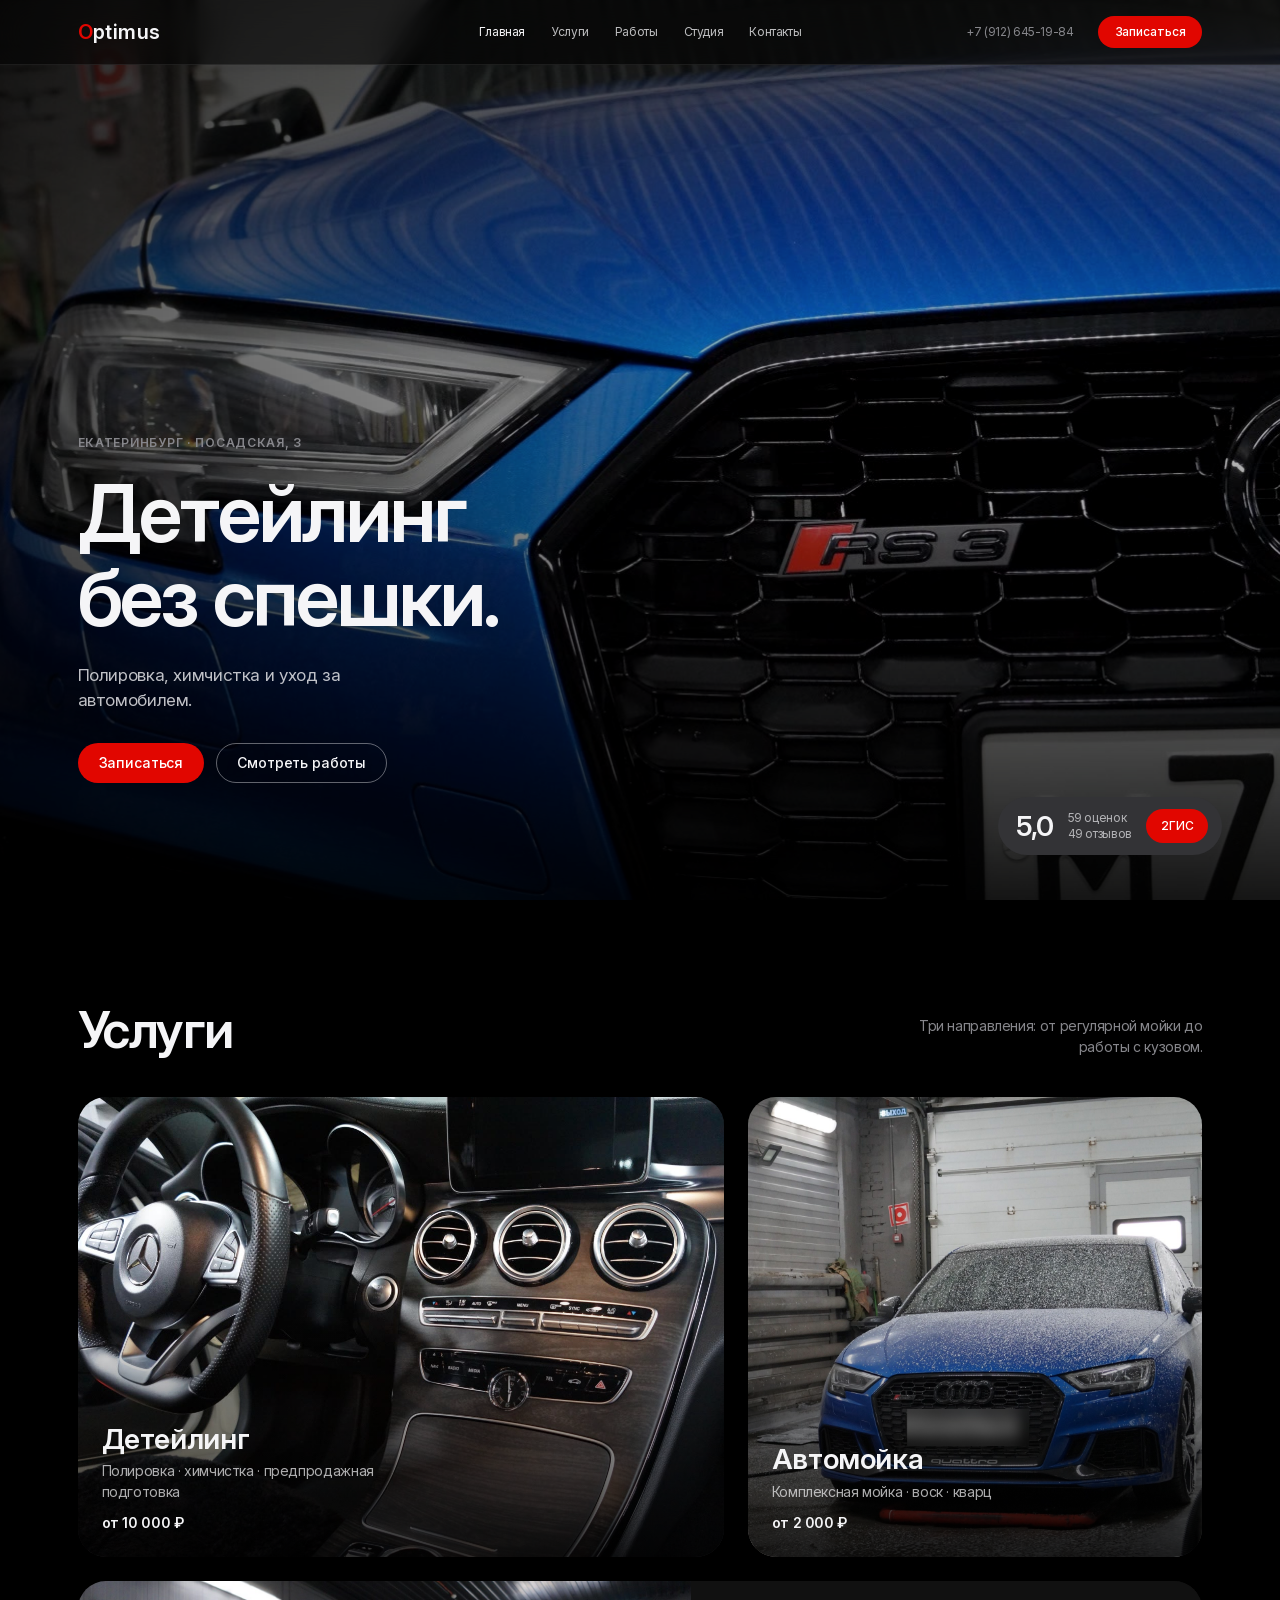
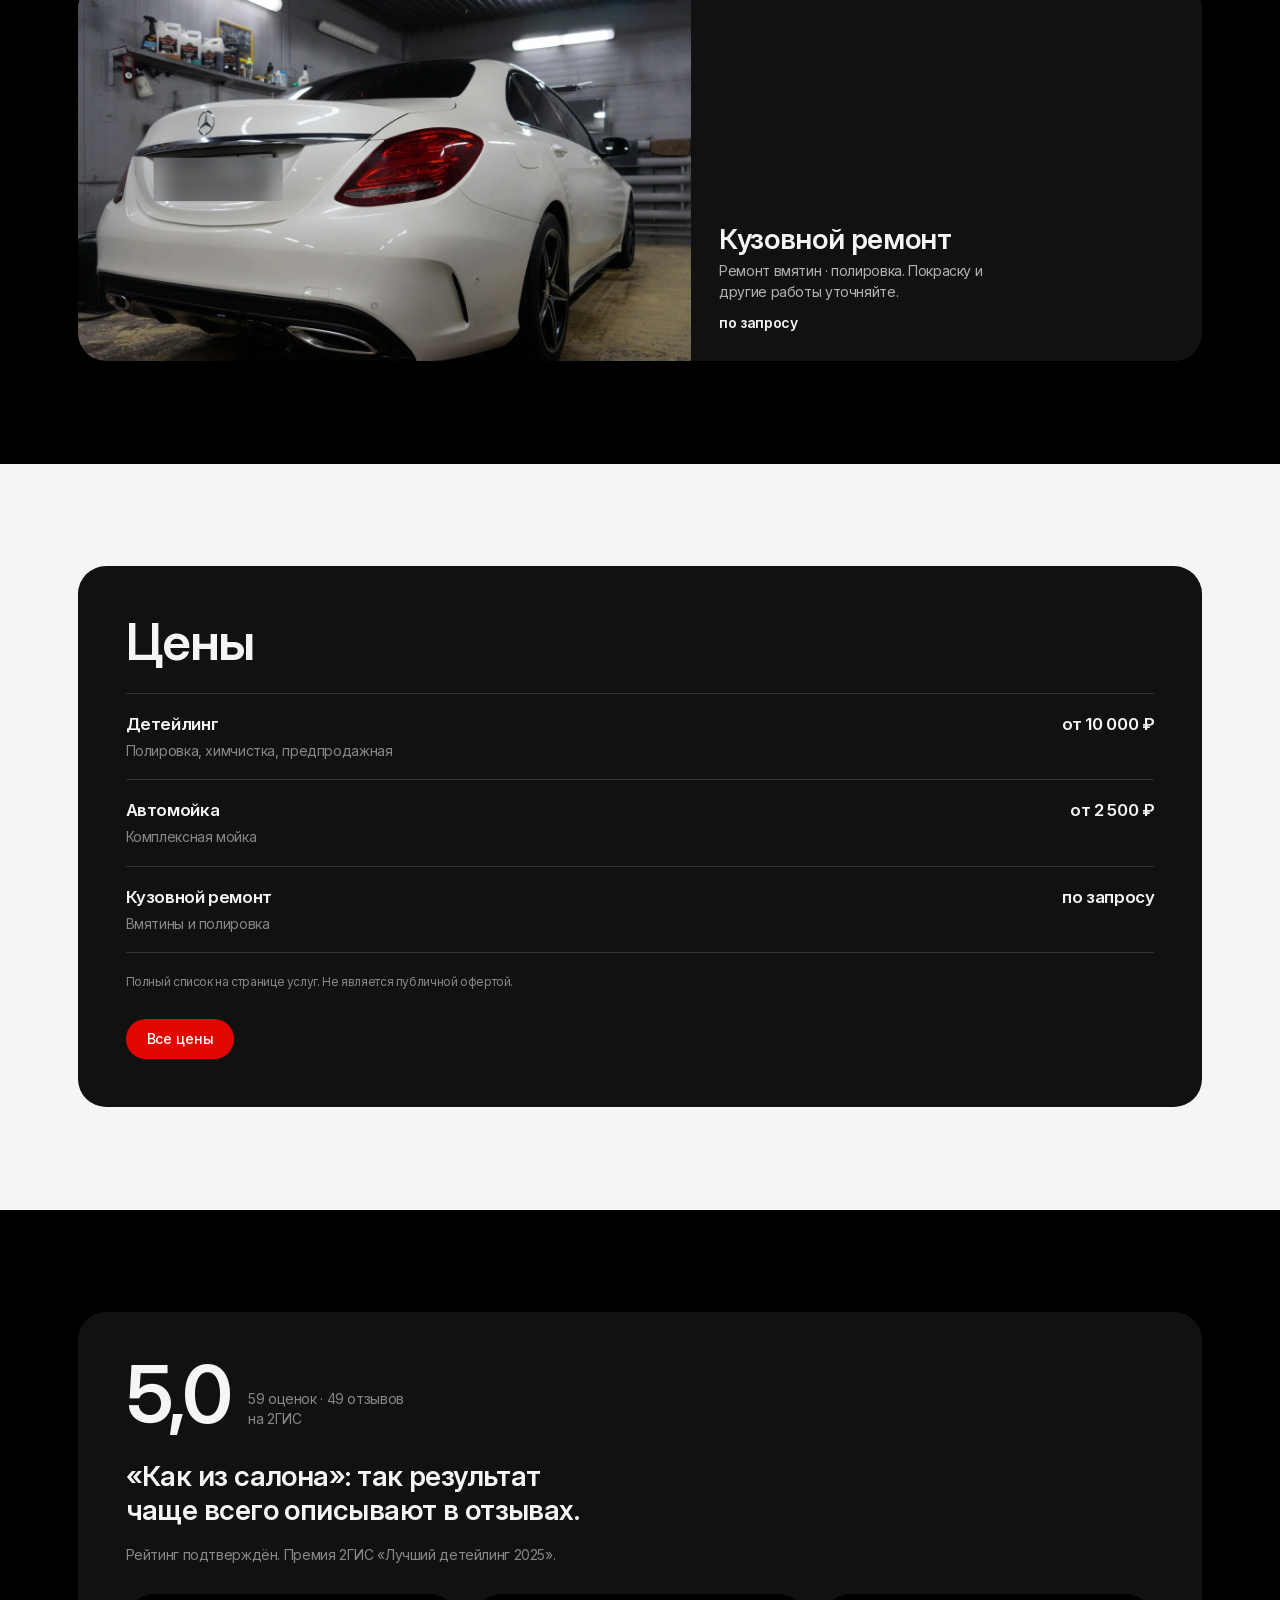
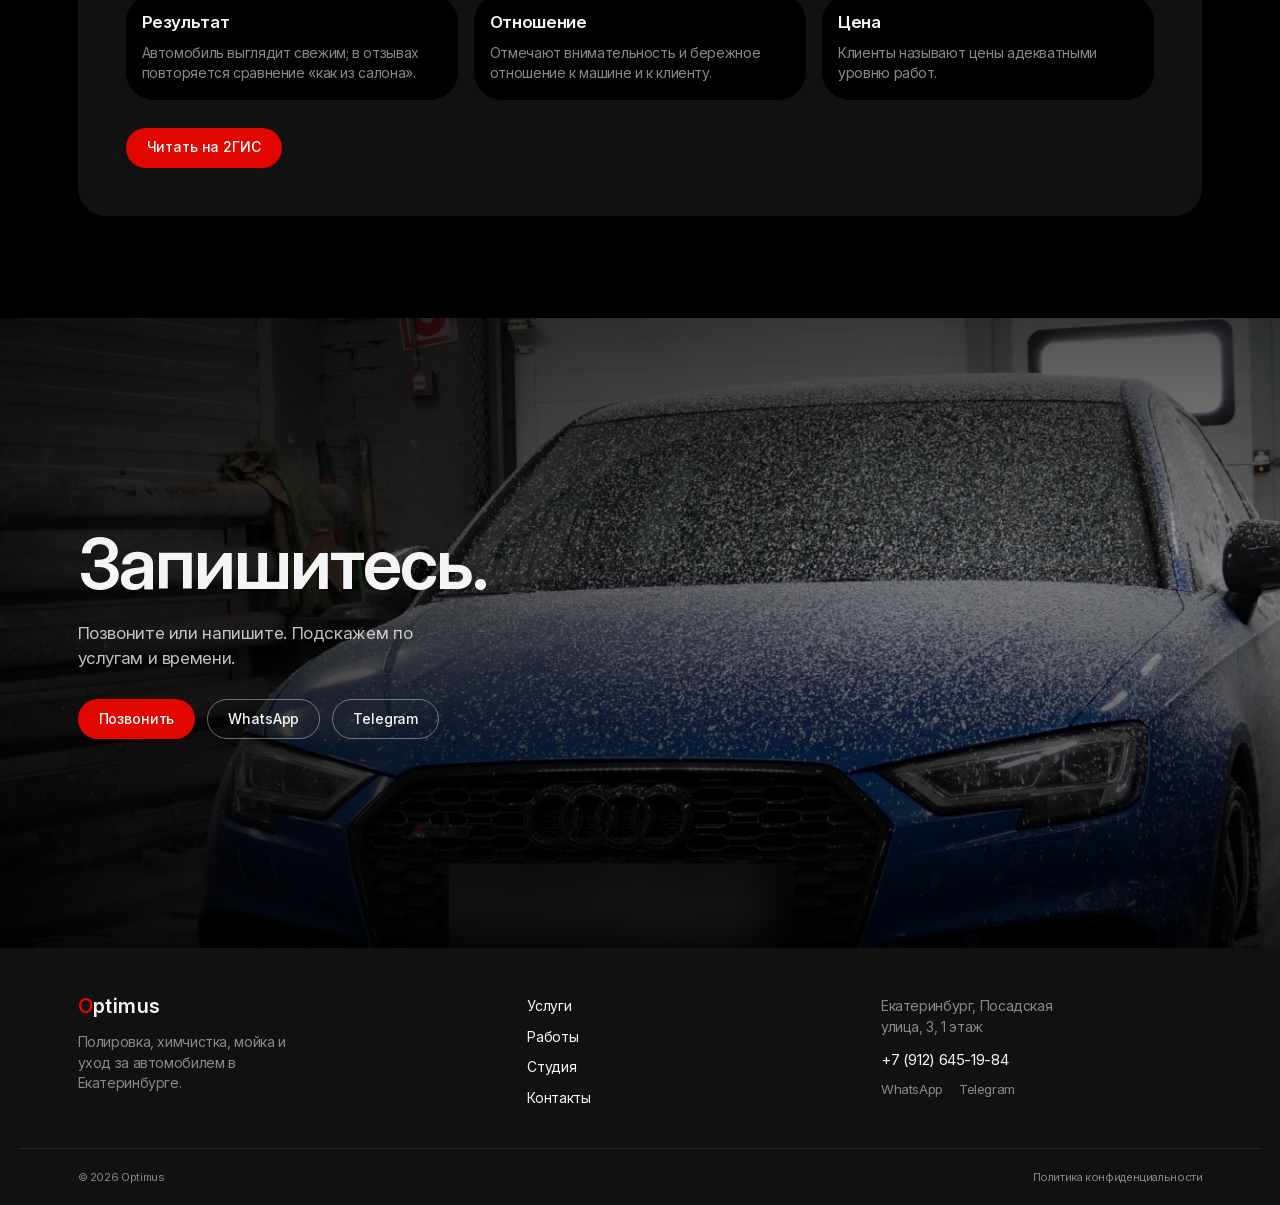
<file: index.html>
<!doctype html>
<html lang="ru">
<head>
  <meta charset="utf-8">
  <meta name="viewport" content="width=device-width, initial-scale=1">
  <title>Optimus | детейлинг-студия в Екатеринбурге</title>
  <meta name="description" content="Детейлинг-студия Optimus на Посадской, 3: полировка, химчистка, мойка и уход за автомобилем. 5,0 на 2ГИС.">
  <meta name="theme-color" content="#000000">
  <link rel="icon" href="assets/img/favicon.svg" type="image/svg+xml">
  <link rel="preload" href="assets/fonts/InterVariable.woff2" as="font" type="font/woff2" crossorigin>
  <link rel="stylesheet" href="assets/css/style.css?v=13">
  <noscript><style>.faq__panel{grid-template-rows:1fr}.faq__panel-inner{opacity:1}</style></noscript>
  <meta property="og:title" content="Optimus | детейлинг-студия в Екатеринбурге">
  <meta property="og:description" content="Детейлинг-студия Optimus на Посадской, 3: полировка, химчистка, мойка и уход за автомобилем. 5,0 на 2ГИС.">
  <script type="application/ld+json">
{"@context":"https://schema.org","@type":"AutoRepair","name":"Optimus","description":"Детейлинг-студия в Екатеринбурге","address":{"@type":"PostalAddress","streetAddress":"Посадская улица, 3","addressLocality":"Екатеринбург","postalCode":"620102","addressCountry":"RU"},"telephone":"+7 912 645-19-84","aggregateRating":{"@type":"AggregateRating","ratingValue":"5","reviewCount":"59"},"award":"Премия 2ГИС «Лучший детейлинг 2025»","sameAs":["https://2gis.ru/ekaterinburg/firm/70000001034290289"]}
</script>
</head>
<body>
  <a class="skip-link" href="#main">Перейти к содержанию</a>
  <header class="header" data-header>
  <div class="header__inner container">
    <a class="brand" href="index.html" aria-label="Optimus, на главную">
      <span class="brand__name"><span class="brand__o">O</span>ptimus</span>
    </a>
    <nav class="nav" aria-label="Основная навигация">
      <a href="index.html" aria-current="page">Главная</a><a href="services.html">Услуги</a><a href="works.html">Работы</a><a href="about.html">Студия</a><a href="contacts.html">Контакты</a>
    </nav>
    <a class="header__phone" href="tel:+79126451984">+7 (912) 645-19-84</a>
    <a class="pill pill--red" href="tel:+79126451984" data-cta="header">Записаться</a>
    <button class="burger" type="button" aria-expanded="false" aria-controls="mobile-menu" data-burger>
      <span class="burger__line" aria-hidden="true"></span>
      <span class="burger__line" aria-hidden="true"></span>
      <span class="sr-only">Открыть меню</span>
    </button>
  </div>
  <div class="mobile-menu" id="mobile-menu" data-menu aria-hidden="true">
    <nav class="mobile-menu__nav" aria-label="Мобильная навигация">
      <a href="index.html" aria-current="page">Главная</a><a href="services.html">Услуги</a><a href="works.html">Работы</a><a href="about.html">Студия</a><a href="contacts.html">Контакты</a>
    </nav>
    <div class="mobile-menu__foot">
      <a class="mobile-menu__phone" href="tel:+79126451984">+7 (912) 645-19-84</a>
      <div class="mobile-menu__actions">
        <a class="pill pill--outline" href="https://wa.me/79126451984" target="_blank" rel="noopener">WhatsApp</a>
        <a class="pill pill--outline" href="https://t.me/dtlg_optimus" target="_blank" rel="noopener">Telegram</a>
      </div>
    </div>
  </div>
</header>
  <main id="main">
    
<section class="hero">
  <video class="hero__video" autoplay muted loop playsinline poster="assets/img/photo-2.jpg" aria-hidden="true">
    <source src="assets/video/hero-v3.mp4" type="video/mp4">
  </video>
  <div class="hero__shade" aria-hidden="true"></div>
  <div class="container hero__content">
    <span class="label">Екатеринбург · Посадская, 3</span>
    <h1 class="hero__title">Детейлинг<br>без спешки.</h1>
    <p class="hero__copy">Полировка, химчистка и уход за автомобилем.</p>
    <div class="hero__actions">
      <a class="pill pill--red" href="tel:+79126451984">Записаться</a>
      <a class="pill pill--outline" href="works.html">Смотреть работы</a>
    </div>
  </div>
  <div class="hero__capsule">
    <span class="hero__score">5,0</span>
    <span class="hero__score-label">59 оценок<br>49 отзывов</span>
    <a class="pill pill--red" href="https://2gis.ru/ekaterinburg/firm/70000001034290289" target="_blank" rel="noopener">2ГИС</a>
  </div>
</section>

<section class="section">
  <div class="container">
    <div class="section-head">
    <h2 class="h2">Услуги</h2>
    <p class="section-note">Три направления: от регулярной мойки до работы с кузовом.</p>
  </div>
    <div class="media-grid">
      <a class="media-card media-card--wide" href="services.html#detailing">
        <img src="assets/img/photo-interior.jpg" alt="Салон после детейлинга">
        <div class="media-card__content">
          <span class="media-card__label">Детейлинг</span>
          <span class="media-card__meta">Полировка · химчистка · предпродажная подготовка</span>
          <span class="media-card__price">от 10 000 ₽</span>
        </div>
      </a>
      <a class="media-card" href="services.html#wash">
        <img src="assets/img/photo-wash.jpg" alt="Мойка кузова активной пеной">
        <div class="media-card__content">
          <span class="media-card__label">Автомойка</span>
          <span class="media-card__meta">Комплексная мойка · воск · кварц</span>
          <span class="media-card__price">от 2 000 ₽</span>
        </div>
      </a>
      <a class="media-card media-card--split" href="services.html#body">
        <div class="media-card__media"><img src="assets/img/photo-body.jpg" alt="Mercedes после кузовного ремонта"></div>
        <div class="media-card__content media-card__content--solid">
          <span class="media-card__label">Кузовной ремонт</span>
          <span class="media-card__meta">Ремонт вмятин · полировка. Покраску и другие работы уточняйте.</span>
          <span class="media-card__price">по запросу</span>
        </div>
      </a>
    </div>
  </div>
</section>

<section class="section section--paper">
  <div class="container">
    <div class="module module--dark">
  <div class="section-head">
    <h2 class="h2">Цены</h2>
    
  </div>
  <ul class="price-rows"><li class="price-row">
          <div>
            <span class="price-row__name">Детейлинг</span>
            <span class="price-row__note">Полировка, химчистка, предпродажная</span>
          </div>
          <span class="price-row__value">от 10 000 ₽</span>
          
        </li><li class="price-row">
          <div>
            <span class="price-row__name">Автомойка</span>
            <span class="price-row__note">Комплексная мойка</span>
          </div>
          <span class="price-row__value">от 2 500 ₽</span>
          
        </li><li class="price-row">
          <div>
            <span class="price-row__name">Кузовной ремонт</span>
            <span class="price-row__note">Вмятины и полировка</span>
          </div>
          <span class="price-row__value">по запросу</span>
          
        </li></ul>
  <p class="fineprint fineprint--dark">Полный список на странице услуг. Не является публичной офертой.</p>
  <div class="module__foot"><a class="pill pill--red" href="services.html">Все цены</a></div>
</div>
  </div>
</section>

<section class="section">
  <div class="container">
    <div class="module module--dark">
      <div class="module__score-line">
        <span class="module__score">5,0</span>
        <span class="module__score-label">59 оценок · 49 отзывов<br>на 2ГИС</span>
      </div>
      <p class="module__quote">«Как из салона»: так результат чаще всего описывают в отзывах.</p>
      <p class="module__source">Рейтинг подтверждён. Премия 2ГИС «Лучший детейлинг 2025».</p>
      <div class="tile-grid">
        <div class="tile"><span class="tile__label">Результат</span><p>Автомобиль выглядит свежим; в отзывах повторяется сравнение «как из салона».</p></div>
        <div class="tile"><span class="tile__label">Отношение</span><p>Отмечают внимательность и бережное отношение к машине и к клиенту.</p></div>
        <div class="tile"><span class="tile__label">Цена</span><p>Клиенты называют цены адекватными уровню работ.</p></div>
      </div>
      <div class="module__foot"><a class="pill pill--red" href="https://2gis.ru/ekaterinburg/firm/70000001034290289" target="_blank" rel="noopener">Читать на 2ГИС</a></div>
    </div>
  </div>
</section>

<section class="cta-band">
  <img src="assets/img/photo-wash.jpg" alt="" aria-hidden="true">
  <div class="cta-band__shade" aria-hidden="true"></div>
  <div class="container cta-band__content">
    <h2 class="cta-band__title">Запишитесь.</h2>
    <p class="cta-band__text">Позвоните или напишите. Подскажем по услугам и времени.</p>
    <div class="cta-band__actions">
      <a class="pill pill--red" href="tel:+79126451984">Позвонить</a>
      <a class="pill pill--outline" href="https://wa.me/79126451984" target="_blank" rel="noopener">WhatsApp</a>
      <a class="pill pill--outline" href="https://t.me/dtlg_optimus" target="_blank" rel="noopener">Telegram</a>
    </div>
  </div>
</section>

  </main>
  <footer class="footer">
  <div class="container footer__top">
    <div class="footer__brand">
      <a class="brand" href="index.html" aria-label="Optimus, на главную">
        <span class="brand__name"><span class="brand__o">O</span>ptimus</span>
      </a>
      <p>Полировка, химчистка, мойка и уход за автомобилем в Екатеринбурге.</p>
    </div>
    <nav class="footer__nav" aria-label="Навигация в подвале">
      <a href="services.html">Услуги</a>
      <a href="works.html">Работы</a>
      <a href="about.html">Студия</a>
      <a href="contacts.html">Контакты</a>
    </nav>
    <div class="footer__contacts">
      <address>Екатеринбург, Посадская улица, 3, 1 этаж</address>
      <a class="footer__phone" href="tel:+79126451984">+7 (912) 645-19-84</a>
      <div class="footer__mess">
        <a href="https://wa.me/79126451984" target="_blank" rel="noopener">WhatsApp</a>
        <a href="https://t.me/dtlg_optimus" target="_blank" rel="noopener">Telegram</a>
      </div>
    </div>
  </div>
  <div class="container footer__bottom">
    <p>© <span data-year>2026</span> Optimus</p>

    <a href="privacy.html">Политика конфиденциальности</a>
  </div>
</footer>
  <script src="assets/js/main.js?v=13"></script>
</body>
</html>
</file>
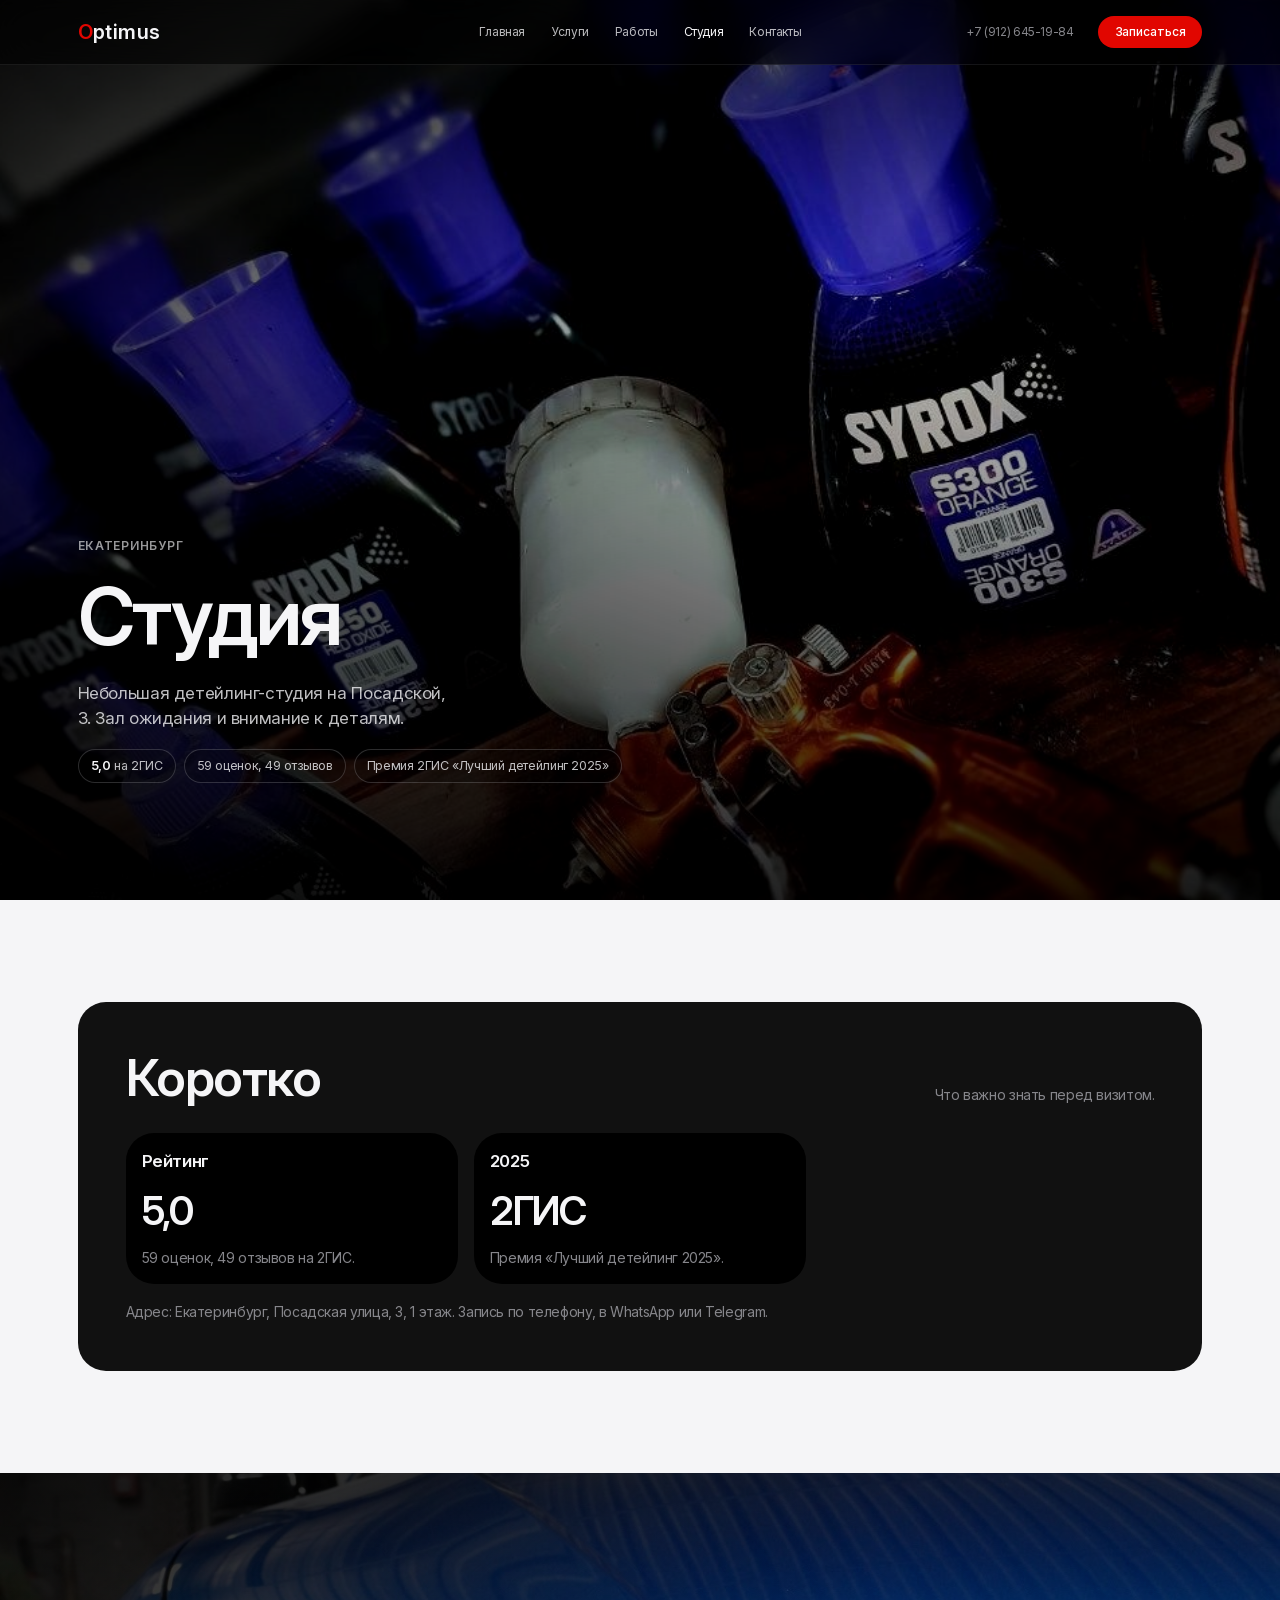
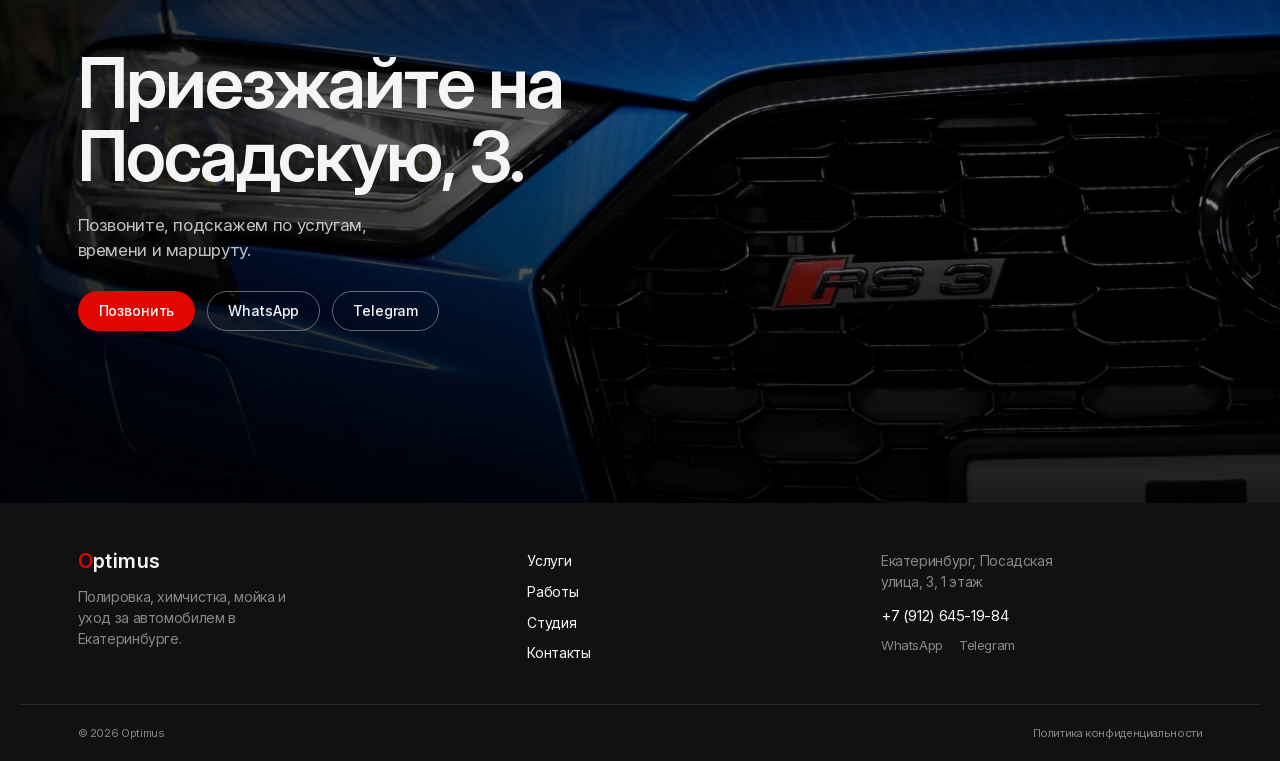
<file: about.html>
<!doctype html>
<html lang="ru">
<head>
  <meta charset="utf-8">
  <meta name="viewport" content="width=device-width, initial-scale=1">
  <title>Студия | Optimus</title>
  <meta name="description" content="Optimus, детейлинг-студия на Посадской, 3 в Екатеринбурге. 5,0 на 2ГИС, премия «Лучший детейлинг 2025».">
  <meta name="theme-color" content="#000000">
  <link rel="icon" href="assets/img/favicon.svg" type="image/svg+xml">
  <link rel="preload" href="assets/fonts/InterVariable.woff2" as="font" type="font/woff2" crossorigin>
  <link rel="stylesheet" href="assets/css/style.css?v=13">
  <noscript><style>.faq__panel{grid-template-rows:1fr}.faq__panel-inner{opacity:1}</style></noscript>
  <meta property="og:title" content="Студия | Optimus">
  <meta property="og:description" content="Optimus, детейлинг-студия на Посадской, 3 в Екатеринбурге. 5,0 на 2ГИС, премия «Лучший детейлинг 2025».">
  
</head>
<body>
  <a class="skip-link" href="#main">Перейти к содержанию</a>
  <header class="header" data-header>
  <div class="header__inner container">
    <a class="brand" href="index.html" aria-label="Optimus, на главную">
      <span class="brand__name"><span class="brand__o">O</span>ptimus</span>
    </a>
    <nav class="nav" aria-label="Основная навигация">
      <a href="index.html">Главная</a><a href="services.html">Услуги</a><a href="works.html">Работы</a><a href="about.html" aria-current="page">Студия</a><a href="contacts.html">Контакты</a>
    </nav>
    <a class="header__phone" href="tel:+79126451984">+7 (912) 645-19-84</a>
    <a class="pill pill--red" href="tel:+79126451984" data-cta="header">Записаться</a>
    <button class="burger" type="button" aria-expanded="false" aria-controls="mobile-menu" data-burger>
      <span class="burger__line" aria-hidden="true"></span>
      <span class="burger__line" aria-hidden="true"></span>
      <span class="sr-only">Открыть меню</span>
    </button>
  </div>
  <div class="mobile-menu" id="mobile-menu" data-menu aria-hidden="true">
    <nav class="mobile-menu__nav" aria-label="Мобильная навигация">
      <a href="index.html">Главная</a><a href="services.html">Услуги</a><a href="works.html">Работы</a><a href="about.html" aria-current="page">Студия</a><a href="contacts.html">Контакты</a>
    </nav>
    <div class="mobile-menu__foot">
      <a class="mobile-menu__phone" href="tel:+79126451984">+7 (912) 645-19-84</a>
      <div class="mobile-menu__actions">
        <a class="pill pill--outline" href="https://wa.me/79126451984" target="_blank" rel="noopener">WhatsApp</a>
        <a class="pill pill--outline" href="https://t.me/dtlg_optimus" target="_blank" rel="noopener">Telegram</a>
      </div>
    </div>
  </div>
</header>
  <main id="main">
    
<section class="photo-hero">
  <img class="photo-hero__img" src="assets/img/photo-spray.jpg" alt="Пульверизаторы и составы для детейлинга">
  <div class="photo-hero__shade" aria-hidden="true"></div>
  <div class="container photo-hero__content">
    <span class="label label--light">Екатеринбург</span>
    <h1 class="photo-hero__title">Студия</h1>
    <p class="photo-hero__lead">Небольшая детейлинг-студия на Посадской, 3. Зал ожидания и внимание к деталям.</p>
    <div class="photo-hero__facts">
      <span><strong>5,0</strong> на 2ГИС</span>
      <span>59 оценок, 49 отзывов</span>
      <span>Премия 2ГИС «Лучший детейлинг 2025»</span>
    </div>
  </div>
</section>

<section class="section section--paper">
  <div class="container">
    <div class="module module--dark">
      <div class="section-head">
    <h2 class="h2">Коротко</h2>
    <p class="section-note">Что важно знать перед визитом.</p>
  </div>
      <div class="tile-grid">
        <div class="tile"><span class="tile__label">Рейтинг</span><p class="tile__value">5,0</p><p>59 оценок, 49 отзывов на 2ГИС.</p></div>

        <div class="tile"><span class="tile__label">2025</span><p class="tile__value">2ГИС</p><p>Премия «Лучший детейлинг 2025».</p></div>
      </div>
      <p class="module__source">Адрес: Екатеринбург, Посадская улица, 3, 1 этаж. Запись по телефону, в WhatsApp или Telegram.</p>
    </div>
  </div>
</section>

<section class="cta-band">
  <img src="assets/img/photo-2.jpg" alt="" aria-hidden="true">
  <div class="cta-band__shade" aria-hidden="true"></div>
  <div class="container cta-band__content">
    <h2 class="cta-band__title">Приезжайте на Посадскую, 3.</h2>
    <p class="cta-band__text">Позвоните, подскажем по услугам, времени и маршруту.</p>
    <div class="cta-band__actions">
      <a class="pill pill--red" href="tel:+79126451984">Позвонить</a>
      <a class="pill pill--outline" href="https://wa.me/79126451984" target="_blank" rel="noopener">WhatsApp</a>
      <a class="pill pill--outline" href="https://t.me/dtlg_optimus" target="_blank" rel="noopener">Telegram</a>
    </div>
  </div>
</section>

  </main>
  <footer class="footer">
  <div class="container footer__top">
    <div class="footer__brand">
      <a class="brand" href="index.html" aria-label="Optimus, на главную">
        <span class="brand__name"><span class="brand__o">O</span>ptimus</span>
      </a>
      <p>Полировка, химчистка, мойка и уход за автомобилем в Екатеринбурге.</p>
    </div>
    <nav class="footer__nav" aria-label="Навигация в подвале">
      <a href="services.html">Услуги</a>
      <a href="works.html">Работы</a>
      <a href="about.html">Студия</a>
      <a href="contacts.html">Контакты</a>
    </nav>
    <div class="footer__contacts">
      <address>Екатеринбург, Посадская улица, 3, 1 этаж</address>
      <a class="footer__phone" href="tel:+79126451984">+7 (912) 645-19-84</a>
      <div class="footer__mess">
        <a href="https://wa.me/79126451984" target="_blank" rel="noopener">WhatsApp</a>
        <a href="https://t.me/dtlg_optimus" target="_blank" rel="noopener">Telegram</a>
      </div>
    </div>
  </div>
  <div class="container footer__bottom">
    <p>© <span data-year>2026</span> Optimus</p>

    <a href="privacy.html">Политика конфиденциальности</a>
  </div>
</footer>
  <script src="assets/js/main.js?v=13"></script>
</body>
</html>
</file>
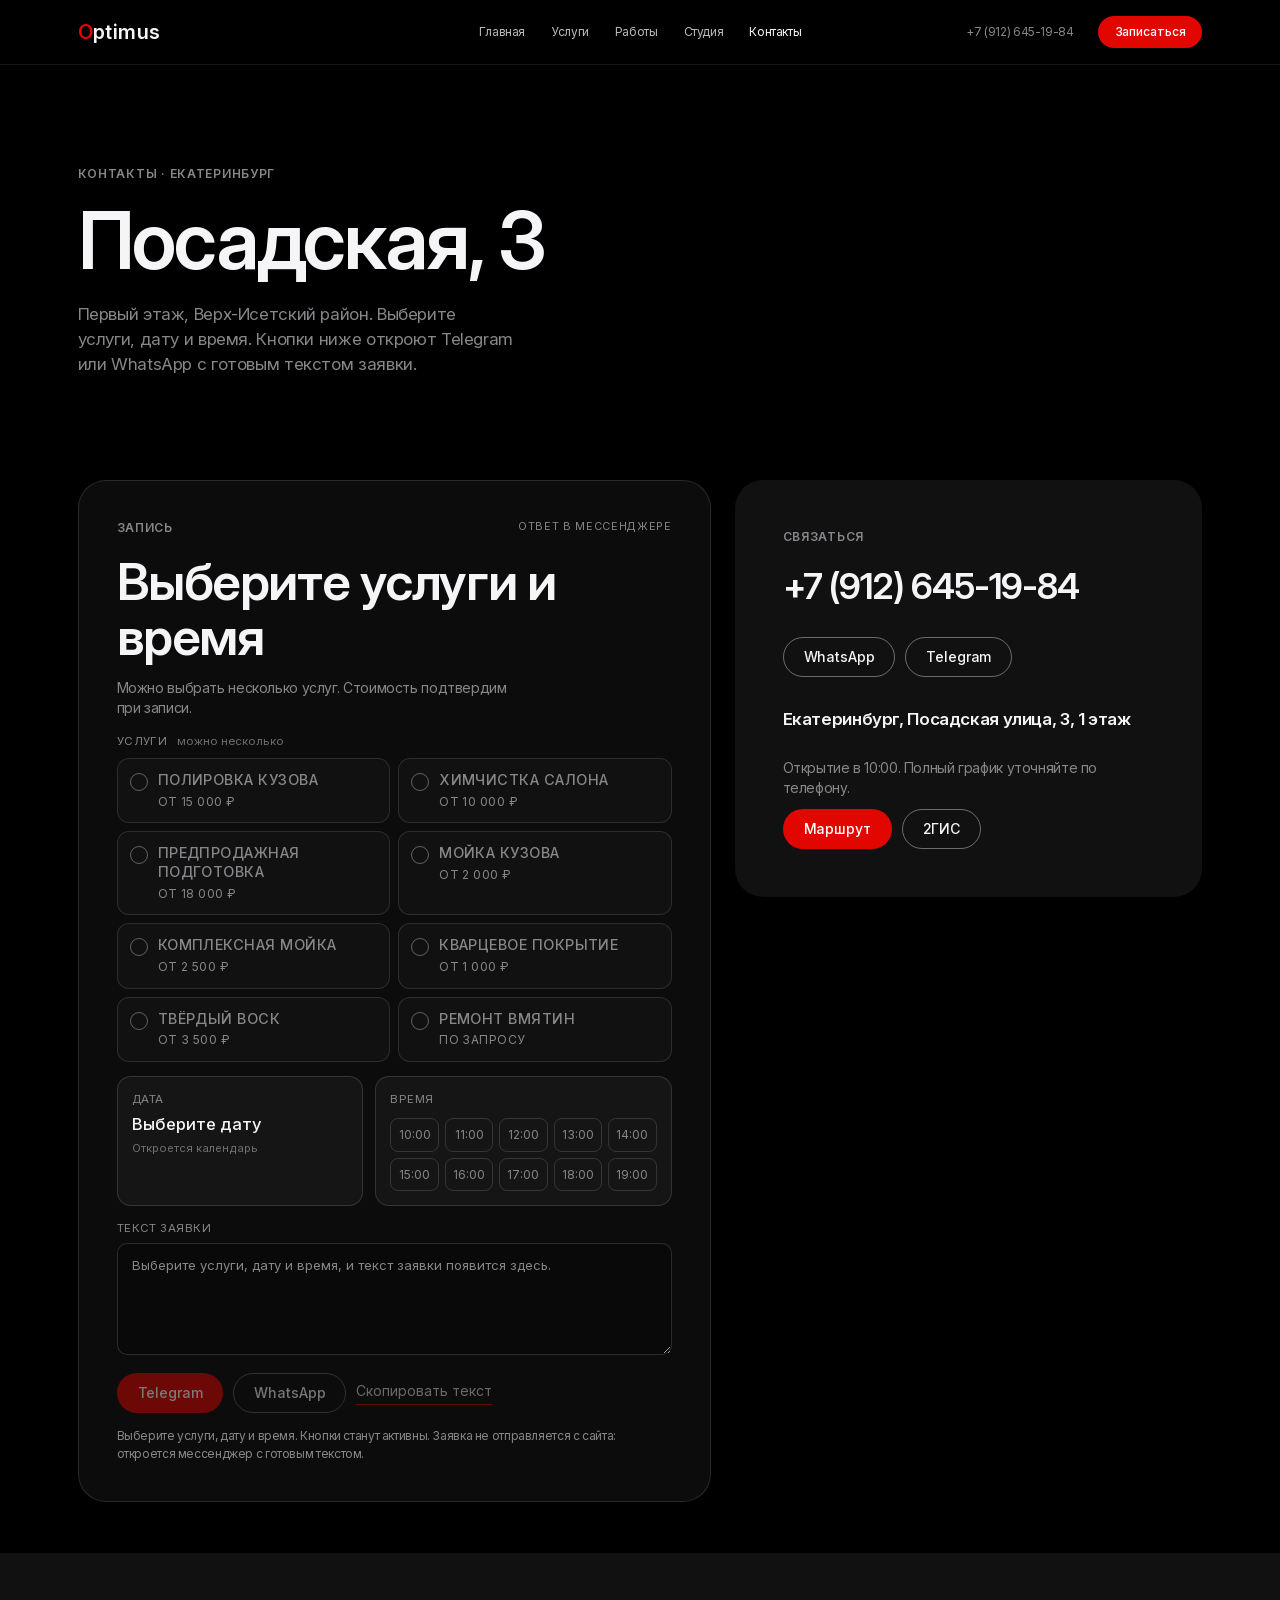
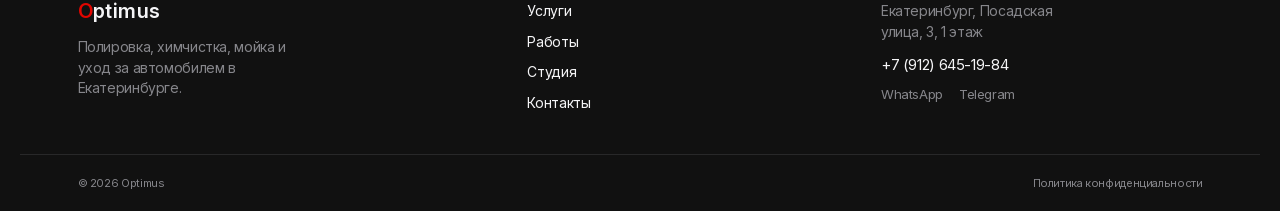
<file: contacts.html>
<!doctype html>
<html lang="ru">
<head>
  <meta charset="utf-8">
  <meta name="viewport" content="width=device-width, initial-scale=1">
  <title>Контакты | Optimus</title>
  <meta name="description" content="Optimus, Екатеринбург, Посадская улица, 3. Телефон +7 (912) 645-19-84, WhatsApp, Telegram.">
  <meta name="theme-color" content="#000000">
  <link rel="icon" href="assets/img/favicon.svg" type="image/svg+xml">
  <link rel="preload" href="assets/fonts/InterVariable.woff2" as="font" type="font/woff2" crossorigin>
  <link rel="stylesheet" href="assets/css/style.css?v=13">
  <noscript><style>.faq__panel{grid-template-rows:1fr}.faq__panel-inner{opacity:1}</style></noscript>
  <meta property="og:title" content="Контакты | Optimus">
  <meta property="og:description" content="Optimus, Екатеринбург, Посадская улица, 3. Телефон +7 (912) 645-19-84, WhatsApp, Telegram.">
  
</head>
<body>
  <a class="skip-link" href="#main">Перейти к содержанию</a>
  <header class="header" data-header>
  <div class="header__inner container">
    <a class="brand" href="index.html" aria-label="Optimus, на главную">
      <span class="brand__name"><span class="brand__o">O</span>ptimus</span>
    </a>
    <nav class="nav" aria-label="Основная навигация">
      <a href="index.html">Главная</a><a href="services.html">Услуги</a><a href="works.html">Работы</a><a href="about.html">Студия</a><a href="contacts.html" aria-current="page">Контакты</a>
    </nav>
    <a class="header__phone" href="tel:+79126451984">+7 (912) 645-19-84</a>
    <a class="pill pill--red" href="tel:+79126451984" data-cta="header">Записаться</a>
    <button class="burger" type="button" aria-expanded="false" aria-controls="mobile-menu" data-burger>
      <span class="burger__line" aria-hidden="true"></span>
      <span class="burger__line" aria-hidden="true"></span>
      <span class="sr-only">Открыть меню</span>
    </button>
  </div>
  <div class="mobile-menu" id="mobile-menu" data-menu aria-hidden="true">
    <nav class="mobile-menu__nav" aria-label="Мобильная навигация">
      <a href="index.html">Главная</a><a href="services.html">Услуги</a><a href="works.html">Работы</a><a href="about.html">Студия</a><a href="contacts.html" aria-current="page">Контакты</a>
    </nav>
    <div class="mobile-menu__foot">
      <a class="mobile-menu__phone" href="tel:+79126451984">+7 (912) 645-19-84</a>
      <div class="mobile-menu__actions">
        <a class="pill pill--outline" href="https://wa.me/79126451984" target="_blank" rel="noopener">WhatsApp</a>
        <a class="pill pill--outline" href="https://t.me/dtlg_optimus" target="_blank" rel="noopener">Telegram</a>
      </div>
    </div>
  </div>
</header>
  <main id="main">
    
<section class="page-head">
  <div class="container">
    <span class="label">Контакты · Екатеринбург</span>
    <h1 class="page-head__title">Посадская, 3</h1>
    <p class="page-head__lead">Первый этаж, Верх-Исетский район. Выберите услуги, дату и время. Кнопки ниже откроют Telegram или WhatsApp с готовым текстом заявки.</p>
  </div>
</section>

<section class="section section--tight">
  <div class="container contact-grid">
    <form class="booking booking--dark" data-booking>
      <div class="booking__head">
        <span class="label">Запись</span>
        <span class="booking__badge">Ответ в мессенджере</span>
      </div>
      <h2 class="h2 booking__title">Выберите услуги и время</h2>
      <p class="booking__lead">Можно выбрать несколько услуг. Стоимость подтвердим при записи.</p>

      <fieldset class="field field--services">
        <legend>Услуги <span>можно несколько</span></legend>
        <div class="service-options">
          <label class="service-option"><input type="checkbox" value="Полировка кузова" data-service-check><span class="service-option__check" aria-hidden="true"></span><span class="service-option__text"><strong>Полировка кузова</strong><em>от 15 000 ₽</em></span></label><label class="service-option"><input type="checkbox" value="Химчистка салона" data-service-check><span class="service-option__check" aria-hidden="true"></span><span class="service-option__text"><strong>Химчистка салона</strong><em>от 10 000 ₽</em></span></label><label class="service-option"><input type="checkbox" value="Предпродажная подготовка" data-service-check><span class="service-option__check" aria-hidden="true"></span><span class="service-option__text"><strong>Предпродажная подготовка</strong><em>от 18 000 ₽</em></span></label><label class="service-option"><input type="checkbox" value="Мойка кузова" data-service-check><span class="service-option__check" aria-hidden="true"></span><span class="service-option__text"><strong>Мойка кузова</strong><em>от 2 000 ₽</em></span></label><label class="service-option"><input type="checkbox" value="Комплексная мойка" data-service-check><span class="service-option__check" aria-hidden="true"></span><span class="service-option__text"><strong>Комплексная мойка</strong><em>от 2 500 ₽</em></span></label><label class="service-option"><input type="checkbox" value="Кварцевое покрытие" data-service-check><span class="service-option__check" aria-hidden="true"></span><span class="service-option__text"><strong>Кварцевое покрытие</strong><em>от 1 000 ₽</em></span></label><label class="service-option"><input type="checkbox" value="Твёрдый воск" data-service-check><span class="service-option__check" aria-hidden="true"></span><span class="service-option__text"><strong>Твёрдый воск</strong><em>от 3 500 ₽</em></span></label><label class="service-option"><input type="checkbox" value="Ремонт вмятин" data-service-check><span class="service-option__check" aria-hidden="true"></span><span class="service-option__text"><strong>Ремонт вмятин</strong><em>по запросу</em></span></label>
        </div>
      </fieldset>

      <div class="booking__when">
        <div class="date-card" data-calendar>
          <button class="date-card__trigger" type="button" id="booking-date-trigger" aria-expanded="false" aria-controls="booking-calendar">
            <span class="date-card__label">Дата</span>
            <span class="date-card__value" id="booking-date-display">Выберите дату</span>
            <span class="date-card__hint">Откроется календарь</span>
          </button>
          <div class="calendar" id="booking-calendar" hidden>
            <div class="calendar__head">
              <button class="calendar__nav" type="button" data-calendar-prev aria-label="Предыдущий месяц">‹</button>
              <span class="calendar__month" data-calendar-month></span>
              <button class="calendar__nav" type="button" data-calendar-next aria-label="Следующий месяц">›</button>
            </div>
            <div class="calendar__weekdays" aria-hidden="true"><span>Пн</span><span>Вт</span><span>Ср</span><span>Чт</span><span>Пт</span><span>Сб</span><span>Вс</span></div>
            <div class="calendar__days" data-calendar-days></div>
          </div>
          <input type="hidden" id="booking-date" name="date">
        </div>
        <div class="time-card">
          <span class="time-card__label">Время</span>
          <div class="time-slots" role="group" aria-label="Время">
            <button class="time-slot" type="button" data-time-slot="10:00" aria-pressed="false">10:00</button><button class="time-slot" type="button" data-time-slot="11:00" aria-pressed="false">11:00</button><button class="time-slot" type="button" data-time-slot="12:00" aria-pressed="false">12:00</button><button class="time-slot" type="button" data-time-slot="13:00" aria-pressed="false">13:00</button><button class="time-slot" type="button" data-time-slot="14:00" aria-pressed="false">14:00</button><button class="time-slot" type="button" data-time-slot="15:00" aria-pressed="false">15:00</button><button class="time-slot" type="button" data-time-slot="16:00" aria-pressed="false">16:00</button><button class="time-slot" type="button" data-time-slot="17:00" aria-pressed="false">17:00</button><button class="time-slot" type="button" data-time-slot="18:00" aria-pressed="false">18:00</button><button class="time-slot" type="button" data-time-slot="19:00" aria-pressed="false">19:00</button>
          </div>
          <input type="hidden" id="booking-time" name="time">
        </div>
      </div>

      <div class="field booking__preview">
        <label for="booking-text">Текст заявки</label>
        <textarea id="booking-text" rows="4" readonly></textarea>
      </div>

      <div class="booking__actions">
        <a class="pill pill--red" id="booking-tg" href="#" aria-disabled="true" target="_blank" rel="noopener">Telegram</a>
        <a class="pill pill--outline" id="booking-wa" href="#" aria-disabled="true" target="_blank" rel="noopener">WhatsApp</a>
        <button class="booking__copy" type="button" id="booking-copy" disabled>Скопировать текст</button>
      </div>

      <p class="booking__hint" data-booking-status aria-live="polite">Выберите услуги, дату и время. Кнопки станут активны. Заявка не отправляется с сайта: откроется мессенджер с готовым текстом.</p>
    </form>

    <div class="contact-side">
      <div class="module module--dark contact-card">
        <span class="label">Связаться</span>
        <a class="contact-phone" href="tel:+79126451984">+7 (912) 645-19-84</a>
        <div class="contact-actions">
          <a class="pill pill--outline" href="https://wa.me/79126451984" target="_blank" rel="noopener">WhatsApp</a>
          <a class="pill pill--outline" href="https://t.me/dtlg_optimus" target="_blank" rel="noopener">Telegram</a>
        </div>
        <address class="contact-address">Екатеринбург, Посадская улица, 3, 1 этаж</address>
        <p class="contact-meta">Открытие в 10:00. Полный график уточняйте по телефону.</p>
        <div class="contact-actions">
          <a class="pill pill--red" href="https://2gis.ru/ekaterinburg/directions/points/%7C60.569025%2C56.826236%3B70000001034290289" target="_blank" rel="noopener">Маршрут</a>
          <a class="pill pill--outline" href="https://2gis.ru/ekaterinburg/firm/70000001034290289" target="_blank" rel="noopener">2ГИС</a>
        </div>
      </div>
    </div>
  </div>
</section>

  </main>
  <footer class="footer">
  <div class="container footer__top">
    <div class="footer__brand">
      <a class="brand" href="index.html" aria-label="Optimus, на главную">
        <span class="brand__name"><span class="brand__o">O</span>ptimus</span>
      </a>
      <p>Полировка, химчистка, мойка и уход за автомобилем в Екатеринбурге.</p>
    </div>
    <nav class="footer__nav" aria-label="Навигация в подвале">
      <a href="services.html">Услуги</a>
      <a href="works.html">Работы</a>
      <a href="about.html">Студия</a>
      <a href="contacts.html">Контакты</a>
    </nav>
    <div class="footer__contacts">
      <address>Екатеринбург, Посадская улица, 3, 1 этаж</address>
      <a class="footer__phone" href="tel:+79126451984">+7 (912) 645-19-84</a>
      <div class="footer__mess">
        <a href="https://wa.me/79126451984" target="_blank" rel="noopener">WhatsApp</a>
        <a href="https://t.me/dtlg_optimus" target="_blank" rel="noopener">Telegram</a>
      </div>
    </div>
  </div>
  <div class="container footer__bottom">
    <p>© <span data-year>2026</span> Optimus</p>

    <a href="privacy.html">Политика конфиденциальности</a>
  </div>
</footer>
  <script src="assets/js/main.js?v=13"></script>
</body>
</html>
</file>
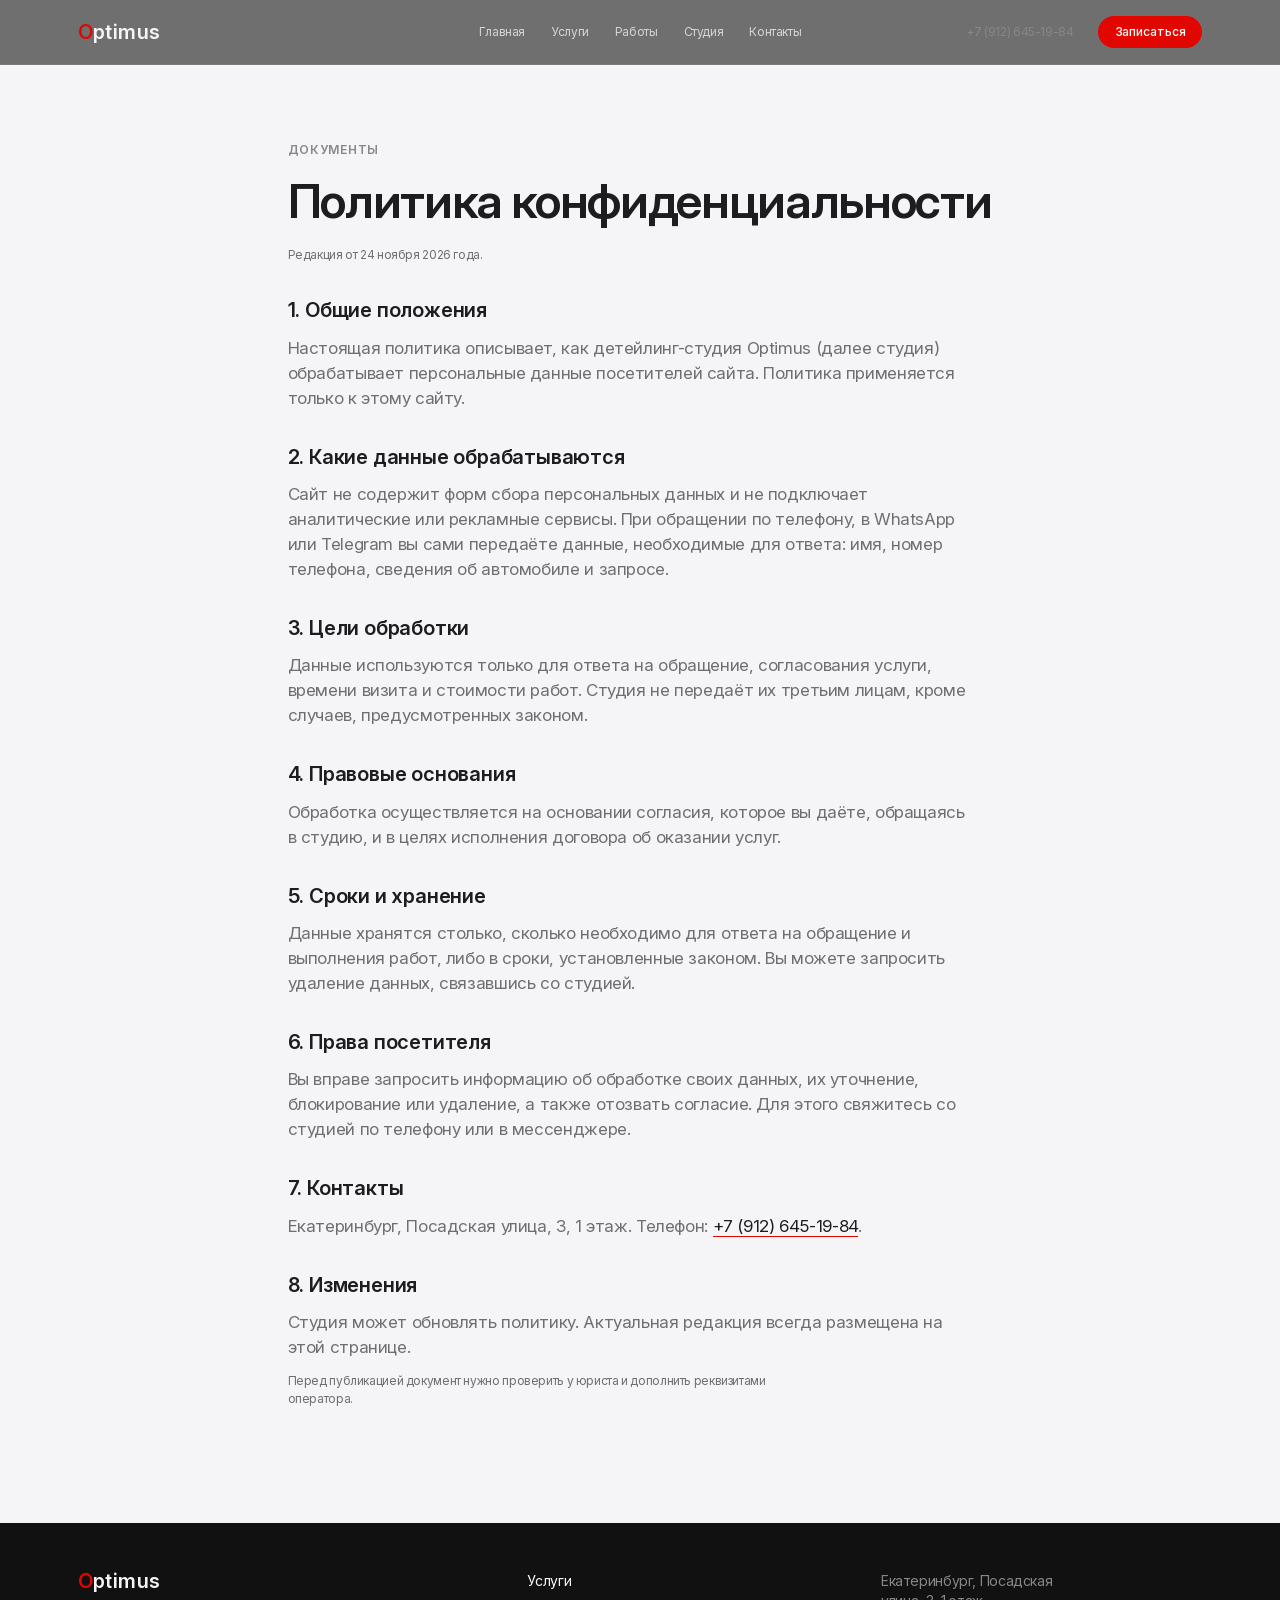
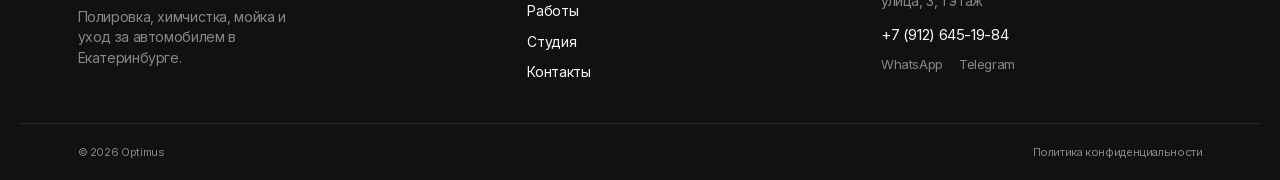
<file: privacy.html>
<!doctype html>
<html lang="ru">
<head>
  <meta charset="utf-8">
  <meta name="viewport" content="width=device-width, initial-scale=1">
  <title>Политика конфиденциальности | Optimus</title>
  <meta name="description" content="Политика конфиденциальности сайта детейлинг-студии Optimus.">
  <meta name="theme-color" content="#000000">
  <link rel="icon" href="assets/img/favicon.svg" type="image/svg+xml">
  <link rel="preload" href="assets/fonts/InterVariable.woff2" as="font" type="font/woff2" crossorigin>
  <link rel="stylesheet" href="assets/css/style.css?v=13">
  <noscript><style>.faq__panel{grid-template-rows:1fr}.faq__panel-inner{opacity:1}</style></noscript>
  <meta property="og:title" content="Политика конфиденциальности | Optimus">
  <meta property="og:description" content="Политика конфиденциальности сайта детейлинг-студии Optimus.">
  
</head>
<body>
  <a class="skip-link" href="#main">Перейти к содержанию</a>
  <header class="header" data-header>
  <div class="header__inner container">
    <a class="brand" href="index.html" aria-label="Optimus, на главную">
      <span class="brand__name"><span class="brand__o">O</span>ptimus</span>
    </a>
    <nav class="nav" aria-label="Основная навигация">
      <a href="index.html">Главная</a><a href="services.html">Услуги</a><a href="works.html">Работы</a><a href="about.html">Студия</a><a href="contacts.html">Контакты</a>
    </nav>
    <a class="header__phone" href="tel:+79126451984">+7 (912) 645-19-84</a>
    <a class="pill pill--red" href="tel:+79126451984" data-cta="header">Записаться</a>
    <button class="burger" type="button" aria-expanded="false" aria-controls="mobile-menu" data-burger>
      <span class="burger__line" aria-hidden="true"></span>
      <span class="burger__line" aria-hidden="true"></span>
      <span class="sr-only">Открыть меню</span>
    </button>
  </div>
  <div class="mobile-menu" id="mobile-menu" data-menu aria-hidden="true">
    <nav class="mobile-menu__nav" aria-label="Мобильная навигация">
      <a href="index.html">Главная</a><a href="services.html">Услуги</a><a href="works.html">Работы</a><a href="about.html">Студия</a><a href="contacts.html">Контакты</a>
    </nav>
    <div class="mobile-menu__foot">
      <a class="mobile-menu__phone" href="tel:+79126451984">+7 (912) 645-19-84</a>
      <div class="mobile-menu__actions">
        <a class="pill pill--outline" href="https://wa.me/79126451984" target="_blank" rel="noopener">WhatsApp</a>
        <a class="pill pill--outline" href="https://t.me/dtlg_optimus" target="_blank" rel="noopener">Telegram</a>
      </div>
    </div>
  </div>
</header>
  <main id="main">
    
<section class="section section--paper section--doc">
  <div class="container container--narrow">
    <span class="label">Документы</span>
    <h1 class="doc-title">Политика конфиденциальности</h1>
    <p class="fineprint">Редакция от 24 ноября 2026 года.</p>
    <div class="prose prose--ink">
      <h2>1. Общие положения</h2>
      <p>Настоящая политика описывает, как детейлинг-студия Optimus (далее студия) обрабатывает персональные данные посетителей сайта. Политика применяется только к этому сайту.</p>
      <h2>2. Какие данные обрабатываются</h2>
      <p>Сайт не содержит форм сбора персональных данных и не подключает аналитические или рекламные сервисы. При обращении по телефону, в WhatsApp или Telegram вы сами передаёте данные, необходимые для ответа: имя, номер телефона, сведения об автомобиле и запросе.</p>
      <h2>3. Цели обработки</h2>
      <p>Данные используются только для ответа на обращение, согласования услуги, времени визита и стоимости работ. Студия не передаёт их третьим лицам, кроме случаев, предусмотренных законом.</p>
      <h2>4. Правовые основания</h2>
      <p>Обработка осуществляется на основании согласия, которое вы даёте, обращаясь в студию, и в целях исполнения договора об оказании услуг.</p>
      <h2>5. Сроки и хранение</h2>
      <p>Данные хранятся столько, сколько необходимо для ответа на обращение и выполнения работ, либо в сроки, установленные законом. Вы можете запросить удаление данных, связавшись со студией.</p>
      <h2>6. Права посетителя</h2>
      <p>Вы вправе запросить информацию об обработке своих данных, их уточнение, блокирование или удаление, а также отозвать согласие. Для этого свяжитесь со студией по телефону или в мессенджере.</p>
      <h2>7. Контакты</h2>
      <p>Екатеринбург, Посадская улица, 3, 1 этаж. Телефон: <a href="tel:+79126451984">+7 (912) 645-19-84</a>.</p>
      <h2>8. Изменения</h2>
      <p>Студия может обновлять политику. Актуальная редакция всегда размещена на этой странице.</p>
      <p class="fineprint">Перед публикацией документ нужно проверить у юриста и дополнить реквизитами оператора.</p>
    </div>
  </div>
</section>

  </main>
  <footer class="footer">
  <div class="container footer__top">
    <div class="footer__brand">
      <a class="brand" href="index.html" aria-label="Optimus, на главную">
        <span class="brand__name"><span class="brand__o">O</span>ptimus</span>
      </a>
      <p>Полировка, химчистка, мойка и уход за автомобилем в Екатеринбурге.</p>
    </div>
    <nav class="footer__nav" aria-label="Навигация в подвале">
      <a href="services.html">Услуги</a>
      <a href="works.html">Работы</a>
      <a href="about.html">Студия</a>
      <a href="contacts.html">Контакты</a>
    </nav>
    <div class="footer__contacts">
      <address>Екатеринбург, Посадская улица, 3, 1 этаж</address>
      <a class="footer__phone" href="tel:+79126451984">+7 (912) 645-19-84</a>
      <div class="footer__mess">
        <a href="https://wa.me/79126451984" target="_blank" rel="noopener">WhatsApp</a>
        <a href="https://t.me/dtlg_optimus" target="_blank" rel="noopener">Telegram</a>
      </div>
    </div>
  </div>
  <div class="container footer__bottom">
    <p>© <span data-year>2026</span> Optimus</p>

    <a href="privacy.html">Политика конфиденциальности</a>
  </div>
</footer>
  <script src="assets/js/main.js?v=13"></script>
</body>
</html>
</file>
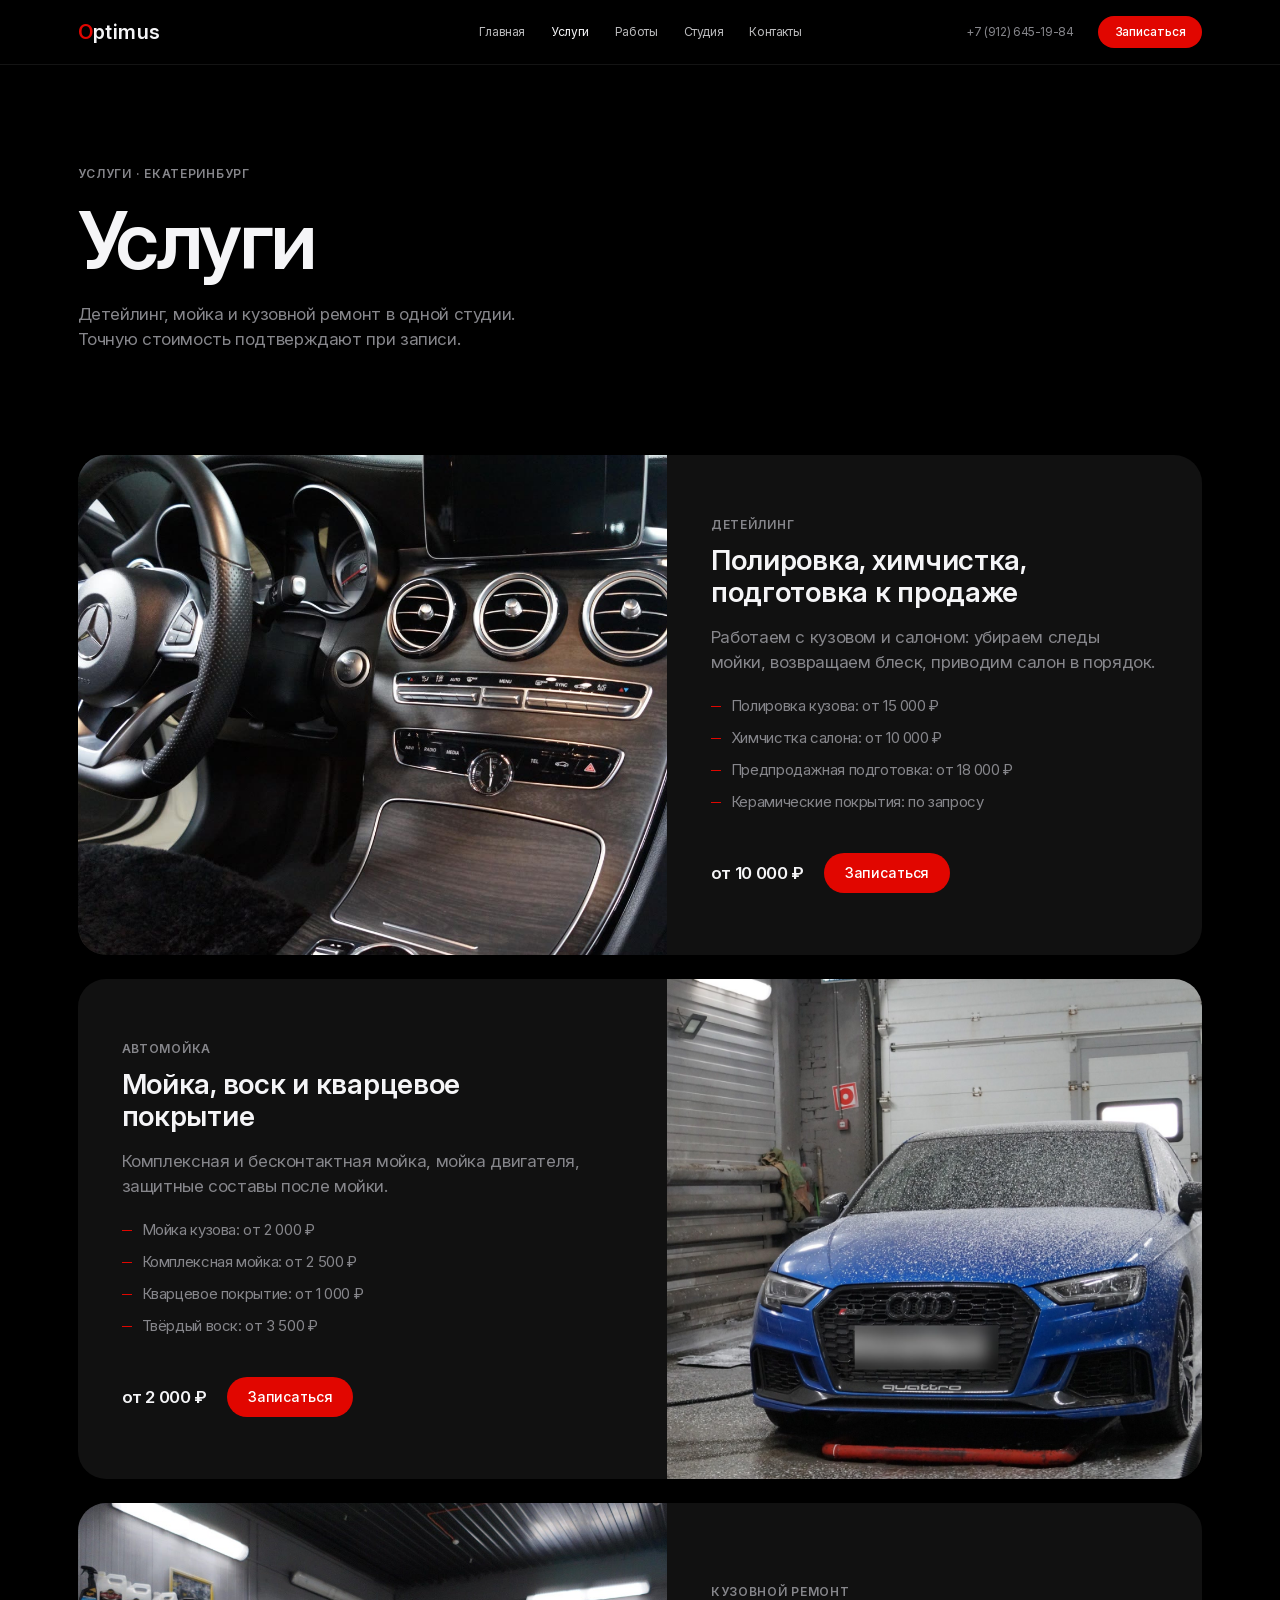
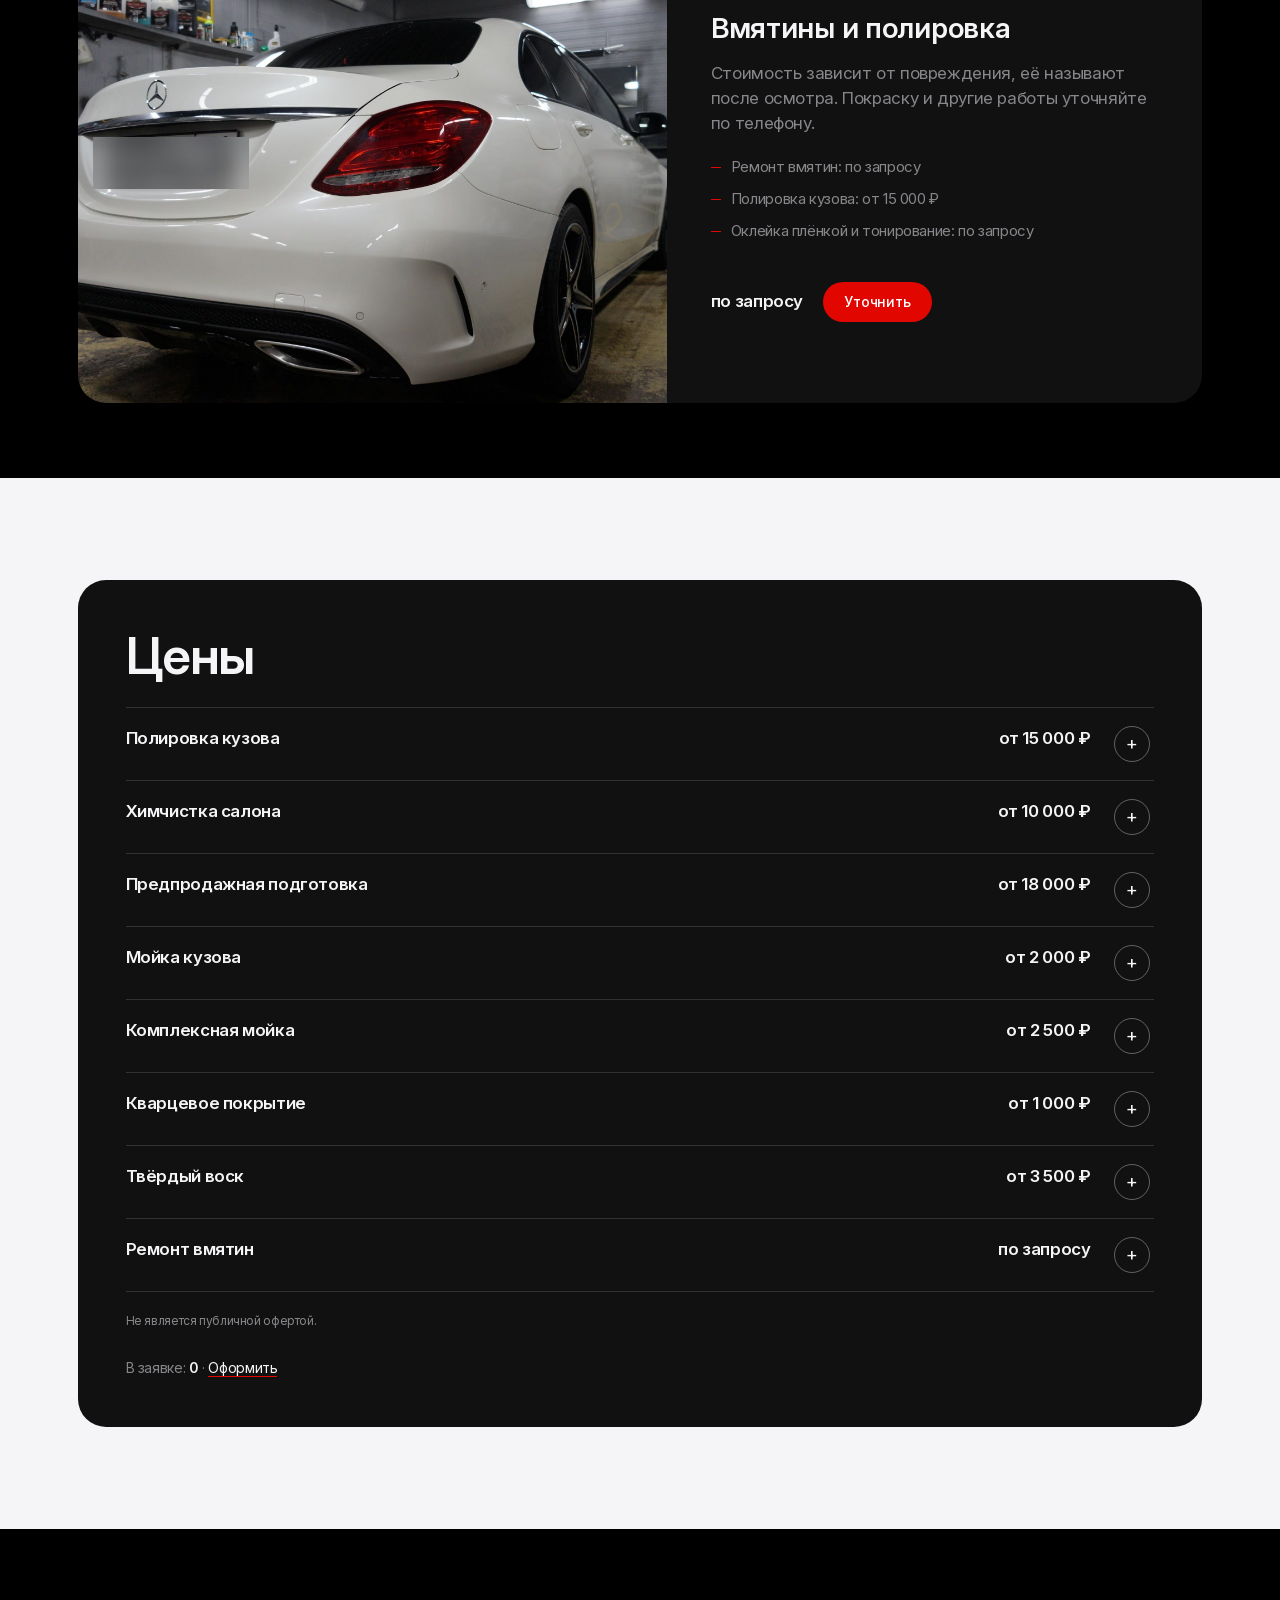
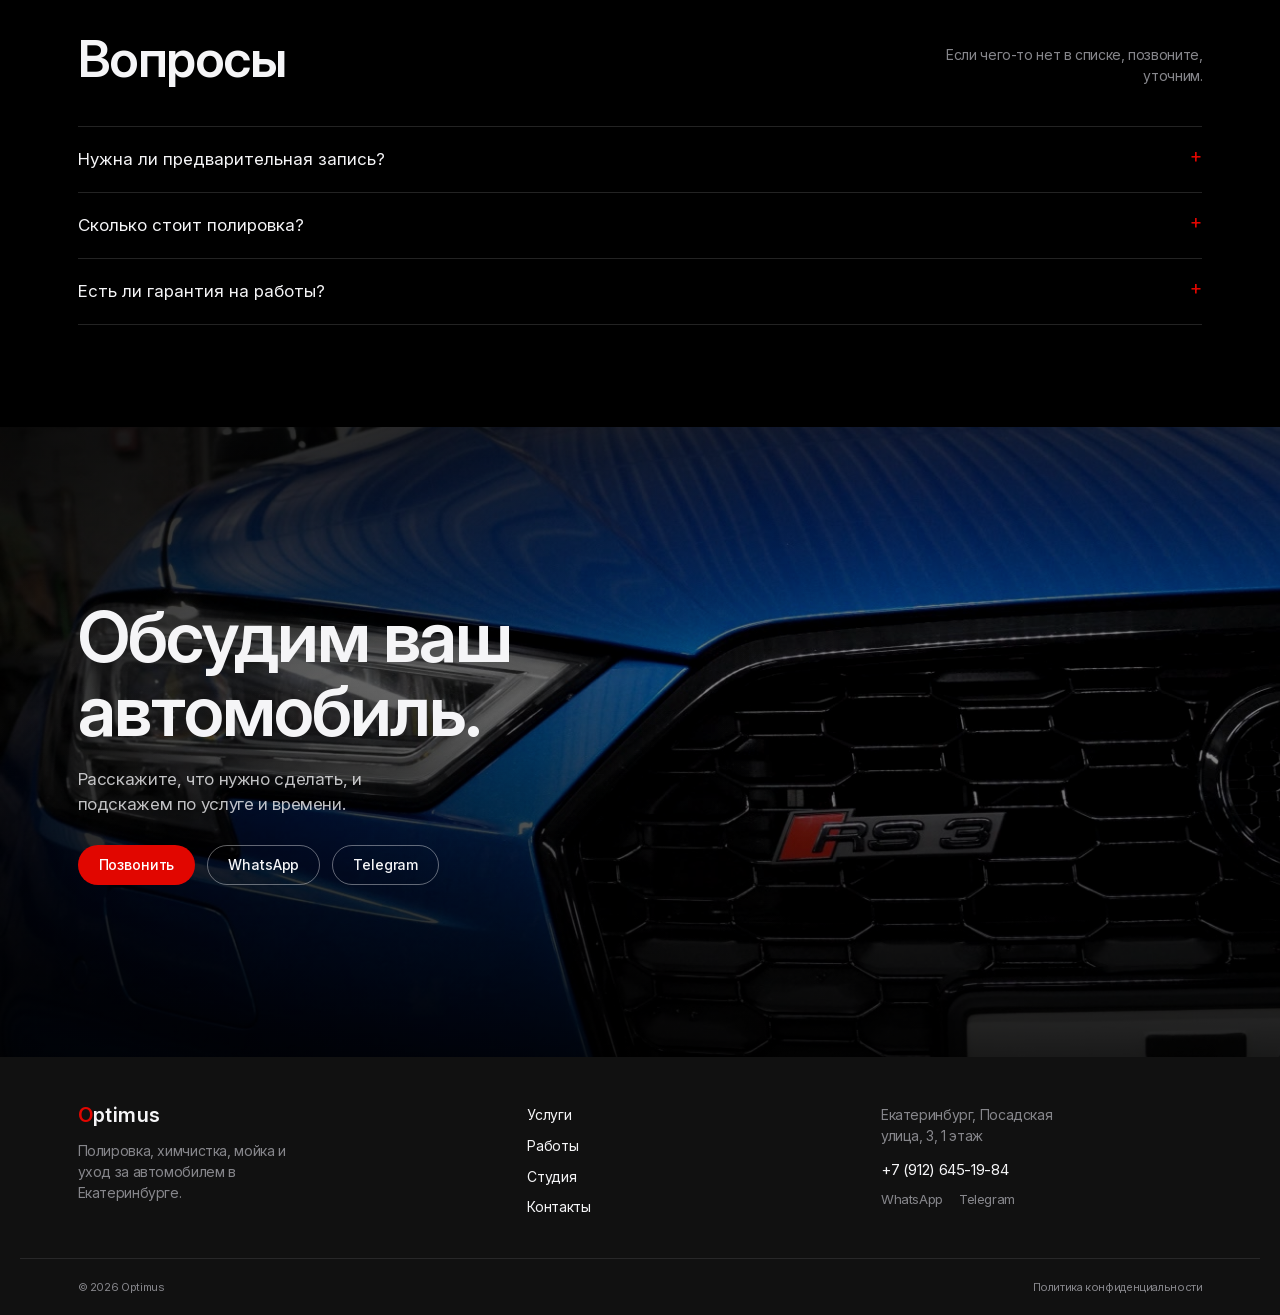
<file: services.html>
<!doctype html>
<html lang="ru">
<head>
  <meta charset="utf-8">
  <meta name="viewport" content="width=device-width, initial-scale=1">
  <title>Услуги | Optimus</title>
  <meta name="description" content="Детейлинг, автомойка и кузовной ремонт в Optimus: полировка от 15 000 ₽, химчистка от 10 000 ₽, мойка от 2 000 ₽.">
  <meta name="theme-color" content="#000000">
  <link rel="icon" href="assets/img/favicon.svg" type="image/svg+xml">
  <link rel="preload" href="assets/fonts/InterVariable.woff2" as="font" type="font/woff2" crossorigin>
  <link rel="stylesheet" href="assets/css/style.css?v=13">
  <noscript><style>.faq__panel{grid-template-rows:1fr}.faq__panel-inner{opacity:1}</style></noscript>
  <meta property="og:title" content="Услуги | Optimus">
  <meta property="og:description" content="Детейлинг, автомойка и кузовной ремонт в Optimus: полировка от 15 000 ₽, химчистка от 10 000 ₽, мойка от 2 000 ₽.">
  
</head>
<body>
  <a class="skip-link" href="#main">Перейти к содержанию</a>
  <header class="header" data-header>
  <div class="header__inner container">
    <a class="brand" href="index.html" aria-label="Optimus, на главную">
      <span class="brand__name"><span class="brand__o">O</span>ptimus</span>
    </a>
    <nav class="nav" aria-label="Основная навигация">
      <a href="index.html">Главная</a><a href="services.html" aria-current="page">Услуги</a><a href="works.html">Работы</a><a href="about.html">Студия</a><a href="contacts.html">Контакты</a>
    </nav>
    <a class="header__phone" href="tel:+79126451984">+7 (912) 645-19-84</a>
    <a class="pill pill--red" href="tel:+79126451984" data-cta="header">Записаться</a>
    <button class="burger" type="button" aria-expanded="false" aria-controls="mobile-menu" data-burger>
      <span class="burger__line" aria-hidden="true"></span>
      <span class="burger__line" aria-hidden="true"></span>
      <span class="sr-only">Открыть меню</span>
    </button>
  </div>
  <div class="mobile-menu" id="mobile-menu" data-menu aria-hidden="true">
    <nav class="mobile-menu__nav" aria-label="Мобильная навигация">
      <a href="index.html">Главная</a><a href="services.html" aria-current="page">Услуги</a><a href="works.html">Работы</a><a href="about.html">Студия</a><a href="contacts.html">Контакты</a>
    </nav>
    <div class="mobile-menu__foot">
      <a class="mobile-menu__phone" href="tel:+79126451984">+7 (912) 645-19-84</a>
      <div class="mobile-menu__actions">
        <a class="pill pill--outline" href="https://wa.me/79126451984" target="_blank" rel="noopener">WhatsApp</a>
        <a class="pill pill--outline" href="https://t.me/dtlg_optimus" target="_blank" rel="noopener">Telegram</a>
      </div>
    </div>
  </div>
</header>
  <main id="main">
    
<section class="page-head">
  <div class="container">
    <span class="label">Услуги · Екатеринбург</span>
    <h1 class="page-head__title">Услуги</h1>
    <p class="page-head__lead">Детейлинг, мойка и кузовной ремонт в одной студии. Точную стоимость подтверждают при записи.</p>
  </div>
</section>

<section class="section section--tight">
  <div class="container">
    <article class="feature" id="detailing">
      <div class="feature__media"><img src="assets/img/photo-interior.jpg" alt="Салон после детейлинга"></div>
      <div class="feature__body">
        <span class="label">Детейлинг</span>
        <h2 class="h2 h2--card">Полировка, химчистка, подготовка к продаже</h2>
        <p class="body-text">Работаем с кузовом и салоном: убираем следы мойки, возвращаем блеск, приводим салон в порядок.</p>
        <ul class="plain">
          <li>Полировка кузова: от 15 000 ₽</li>
          <li>Химчистка салона: от 10 000 ₽</li>
          <li>Предпродажная подготовка: от 18 000 ₽</li>
          <li>Керамические покрытия: по запросу</li>
        </ul>
        <div class="feature__foot">
          <span class="feature__price">от 10 000 ₽</span>
          <a class="pill pill--red" href="tel:+79126451984">Записаться</a>
        </div>
      </div>
    </article>

    <article class="feature feature--reverse" id="wash">
      <div class="feature__media"><img src="assets/img/photo-wash.jpg" alt="Мойка кузова активной пеной"></div>
      <div class="feature__body">
        <span class="label">Автомойка</span>
        <h2 class="h2 h2--card">Мойка, воск и кварцевое покрытие</h2>
        <p class="body-text">Комплексная и бесконтактная мойка, мойка двигателя, защитные составы после мойки.</p>
        <ul class="plain">
          <li>Мойка кузова: от 2 000 ₽</li>
          <li>Комплексная мойка: от 2 500 ₽</li>
          <li>Кварцевое покрытие: от 1 000 ₽</li>
          <li>Твёрдый воск: от 3 500 ₽</li>
        </ul>
        <div class="feature__foot">
          <span class="feature__price">от 2 000 ₽</span>
          <a class="pill pill--red" href="tel:+79126451984">Записаться</a>
        </div>
      </div>
    </article>

    <article class="feature" id="body">
      <div class="feature__media"><img src="assets/img/photo-body.jpg" alt="Mercedes после кузовного ремонта"></div>
      <div class="feature__body">
        <span class="label">Кузовной ремонт</span>
        <h2 class="h2 h2--card">Вмятины и полировка</h2>
        <p class="body-text">Стоимость зависит от повреждения, её называют после осмотра. Покраску и другие работы уточняйте по телефону.</p>
        <ul class="plain">
          <li>Ремонт вмятин: по запросу</li>
          <li>Полировка кузова: от 15 000 ₽</li>
          <li>Оклейка плёнкой и тонирование: по запросу</li>
        </ul>
        <div class="feature__foot">
          <span class="feature__price">по запросу</span>
          <a class="pill pill--red" href="tel:+79126451984">Уточнить</a>
        </div>
      </div>
    </article>
  </div>
</section>

<section class="section section--paper">
  <div class="container">
    <div class="module module--dark">
  <div class="section-head">
    <h2 class="h2">Цены</h2>
    
  </div>
  <ul class="price-rows"><li class="price-row price-row--add">
          <div>
            <span class="price-row__name">Полировка кузова</span>
            
          </div>
          <span class="price-row__value">от 15 000 ₽</span>
          <button class="price-add" type="button" data-service="Полировка кузова" aria-pressed="false" aria-label="Добавить услугу: Полировка кузова">+</button>
        </li><li class="price-row price-row--add">
          <div>
            <span class="price-row__name">Химчистка салона</span>
            
          </div>
          <span class="price-row__value">от 10 000 ₽</span>
          <button class="price-add" type="button" data-service="Химчистка салона" aria-pressed="false" aria-label="Добавить услугу: Химчистка салона">+</button>
        </li><li class="price-row price-row--add">
          <div>
            <span class="price-row__name">Предпродажная подготовка</span>
            
          </div>
          <span class="price-row__value">от 18 000 ₽</span>
          <button class="price-add" type="button" data-service="Предпродажная подготовка" aria-pressed="false" aria-label="Добавить услугу: Предпродажная подготовка">+</button>
        </li><li class="price-row price-row--add">
          <div>
            <span class="price-row__name">Мойка кузова</span>
            
          </div>
          <span class="price-row__value">от 2 000 ₽</span>
          <button class="price-add" type="button" data-service="Мойка кузова" aria-pressed="false" aria-label="Добавить услугу: Мойка кузова">+</button>
        </li><li class="price-row price-row--add">
          <div>
            <span class="price-row__name">Комплексная мойка</span>
            
          </div>
          <span class="price-row__value">от 2 500 ₽</span>
          <button class="price-add" type="button" data-service="Комплексная мойка" aria-pressed="false" aria-label="Добавить услугу: Комплексная мойка">+</button>
        </li><li class="price-row price-row--add">
          <div>
            <span class="price-row__name">Кварцевое покрытие</span>
            
          </div>
          <span class="price-row__value">от 1 000 ₽</span>
          <button class="price-add" type="button" data-service="Кварцевое покрытие" aria-pressed="false" aria-label="Добавить услугу: Кварцевое покрытие">+</button>
        </li><li class="price-row price-row--add">
          <div>
            <span class="price-row__name">Твёрдый воск</span>
            
          </div>
          <span class="price-row__value">от 3 500 ₽</span>
          <button class="price-add" type="button" data-service="Твёрдый воск" aria-pressed="false" aria-label="Добавить услугу: Твёрдый воск">+</button>
        </li><li class="price-row price-row--add">
          <div>
            <span class="price-row__name">Ремонт вмятин</span>
            
          </div>
          <span class="price-row__value">по запросу</span>
          <button class="price-add" type="button" data-service="Ремонт вмятин" aria-pressed="false" aria-label="Добавить услугу: Ремонт вмятин">+</button>
        </li></ul>
  <p class="fineprint fineprint--dark">Не является публичной офертой.</p>
  <div class="module__foot"><span class="cart-note">В заявке: <span data-cart-count>0</span> · <a href="contacts.html">Оформить</a></span></div>
</div>
  </div>
</section>

<section class="section">
  <div class="container">
    <div class="section-head">
    <h2 class="h2">Вопросы</h2>
    <p class="section-note">Если чего-то нет в списке, позвоните, уточним.</p>
  </div>
    <div class="faq">
      <div class="faq__item">
        <button class="faq__q" type="button" aria-expanded="false">Нужна ли предварительная запись?</button>
        <div class="faq__panel"><div class="faq__panel-inner"><p class="faq__a">Да. Лучше согласовать время заранее по телефону или в мессенджере.</p></div></div>
      </div>
      <div class="faq__item">
        <button class="faq__q" type="button" aria-expanded="false">Сколько стоит полировка?</button>
        <div class="faq__panel"><div class="faq__panel-inner"><p class="faq__a">От 15 000 ₽. Точная стоимость зависит от состояния кузова, её подтверждают при записи.</p></div></div>
      </div>
      <div class="faq__item">
        <button class="faq__q" type="button" aria-expanded="false">Есть ли гарантия на работы?</button>
        <div class="faq__panel"><div class="faq__panel-inner"><p class="faq__a">Условия гарантии уточняйте напрямую у студии по телефону.</p></div></div>
      </div>

    </div>
  </div>
</section>

<section class="cta-band">
  <img src="assets/img/photo-2.jpg" alt="" aria-hidden="true">
  <div class="cta-band__shade" aria-hidden="true"></div>
  <div class="container cta-band__content">
    <h2 class="cta-band__title">Обсудим ваш автомобиль.</h2>
    <p class="cta-band__text">Расскажите, что нужно сделать, и подскажем по услуге и времени.</p>
    <div class="cta-band__actions">
      <a class="pill pill--red" href="tel:+79126451984">Позвонить</a>
      <a class="pill pill--outline" href="https://wa.me/79126451984" target="_blank" rel="noopener">WhatsApp</a>
      <a class="pill pill--outline" href="https://t.me/dtlg_optimus" target="_blank" rel="noopener">Telegram</a>
    </div>
  </div>
</section>

  </main>
  <footer class="footer">
  <div class="container footer__top">
    <div class="footer__brand">
      <a class="brand" href="index.html" aria-label="Optimus, на главную">
        <span class="brand__name"><span class="brand__o">O</span>ptimus</span>
      </a>
      <p>Полировка, химчистка, мойка и уход за автомобилем в Екатеринбурге.</p>
    </div>
    <nav class="footer__nav" aria-label="Навигация в подвале">
      <a href="services.html">Услуги</a>
      <a href="works.html">Работы</a>
      <a href="about.html">Студия</a>
      <a href="contacts.html">Контакты</a>
    </nav>
    <div class="footer__contacts">
      <address>Екатеринбург, Посадская улица, 3, 1 этаж</address>
      <a class="footer__phone" href="tel:+79126451984">+7 (912) 645-19-84</a>
      <div class="footer__mess">
        <a href="https://wa.me/79126451984" target="_blank" rel="noopener">WhatsApp</a>
        <a href="https://t.me/dtlg_optimus" target="_blank" rel="noopener">Telegram</a>
      </div>
    </div>
  </div>
  <div class="container footer__bottom">
    <p>© <span data-year>2026</span> Optimus</p>

    <a href="privacy.html">Политика конфиденциальности</a>
  </div>
</footer>
  <script src="assets/js/main.js?v=13"></script>
</body>
</html>
</file>
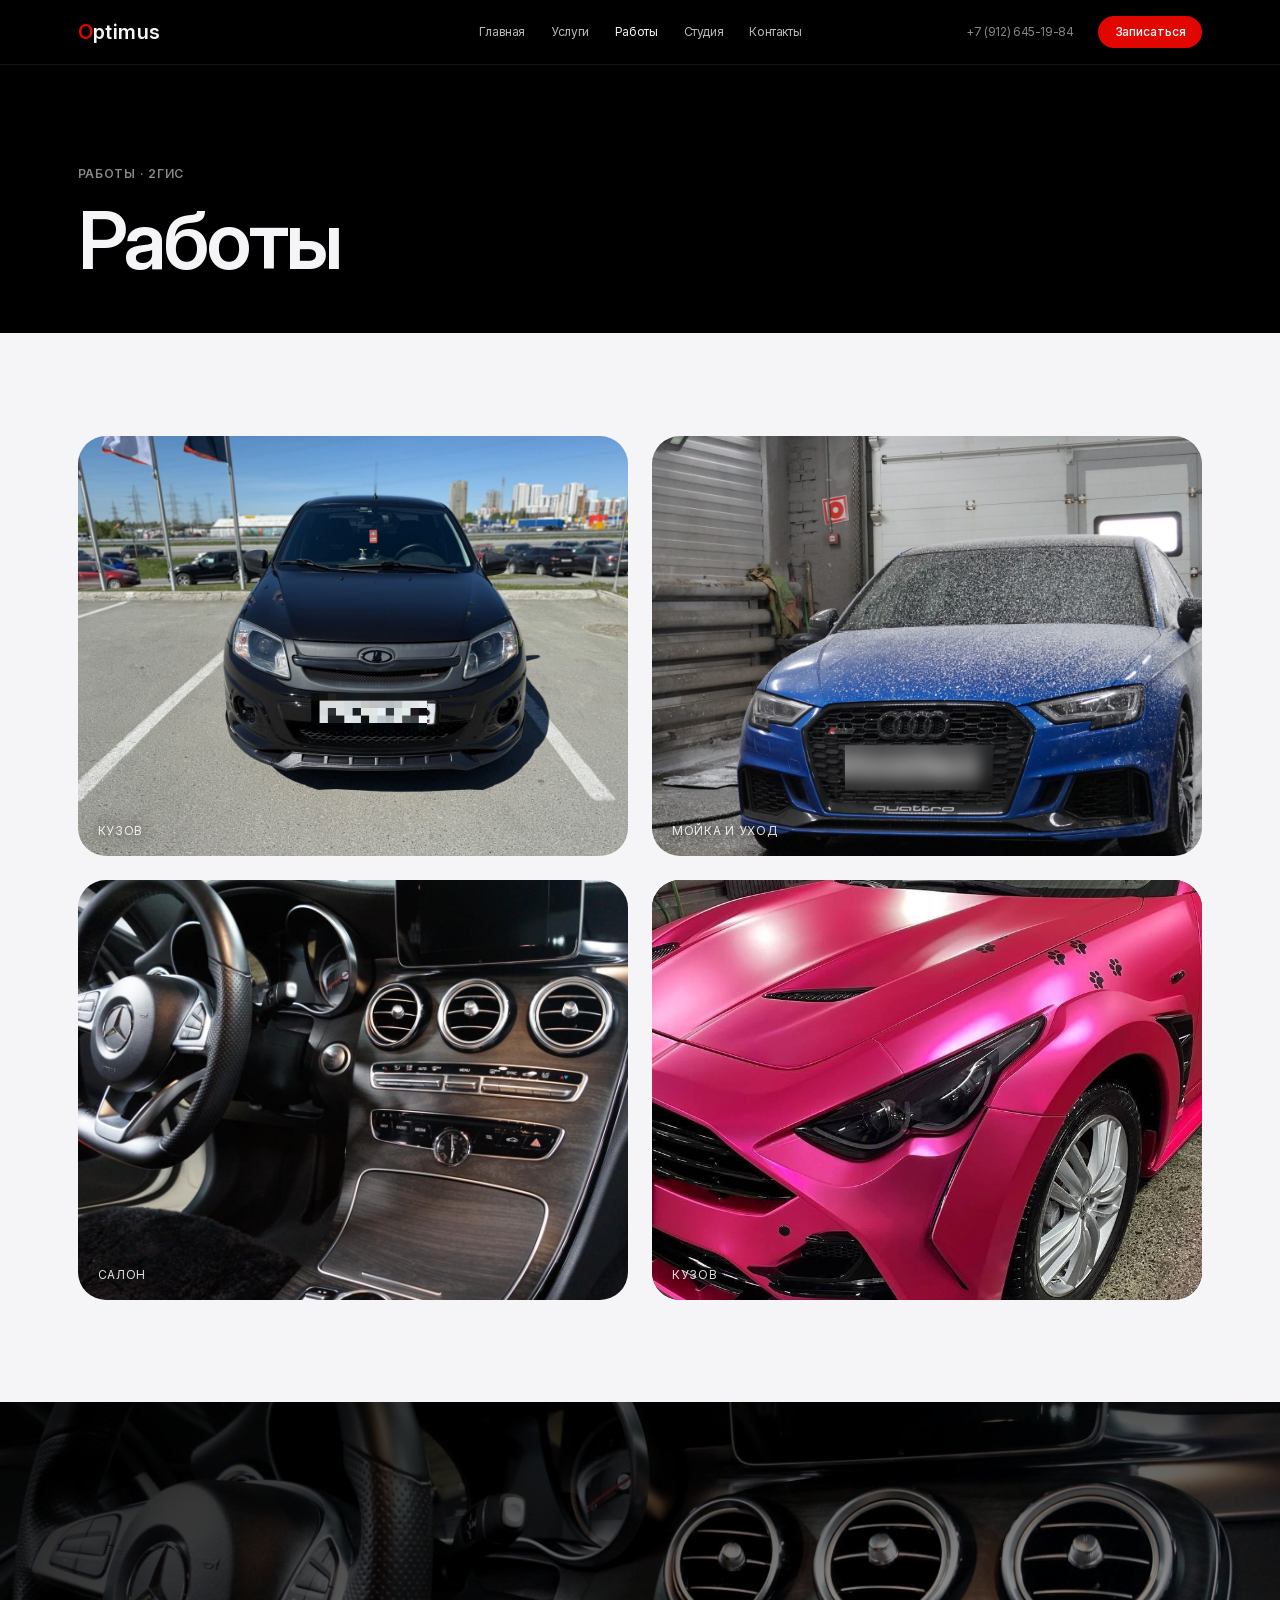
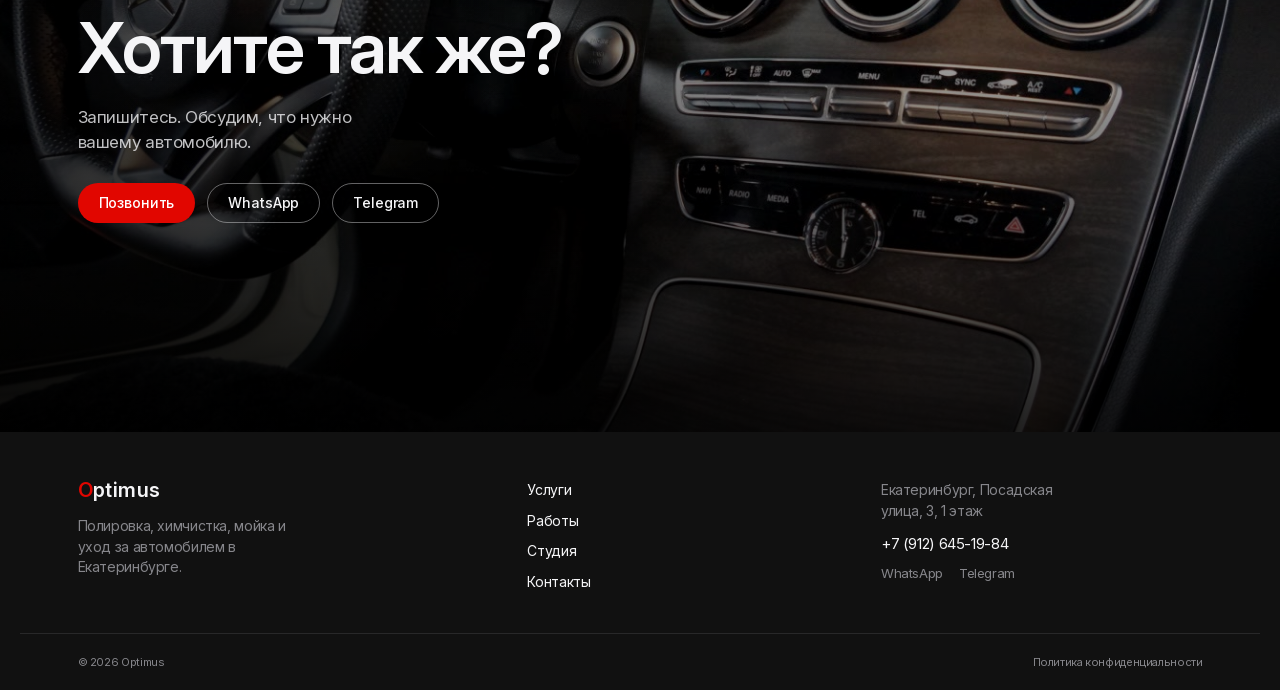
<file: works.html>
<!doctype html>
<html lang="ru">
<head>
  <meta charset="utf-8">
  <meta name="viewport" content="width=device-width, initial-scale=1">
  <title>Работы | Optimus</title>
  <meta name="description" content="Фрагменты работ детейлинг-студии Optimus: кузов, салон, мойка.">
  <meta name="theme-color" content="#000000">
  <link rel="icon" href="assets/img/favicon.svg" type="image/svg+xml">
  <link rel="preload" href="assets/fonts/InterVariable.woff2" as="font" type="font/woff2" crossorigin>
  <link rel="stylesheet" href="assets/css/style.css?v=13">
  <noscript><style>.faq__panel{grid-template-rows:1fr}.faq__panel-inner{opacity:1}</style></noscript>
  <meta property="og:title" content="Работы | Optimus">
  <meta property="og:description" content="Фрагменты работ детейлинг-студии Optimus: кузов, салон, мойка.">
  
</head>
<body>
  <a class="skip-link" href="#main">Перейти к содержанию</a>
  <header class="header" data-header>
  <div class="header__inner container">
    <a class="brand" href="index.html" aria-label="Optimus, на главную">
      <span class="brand__name"><span class="brand__o">O</span>ptimus</span>
    </a>
    <nav class="nav" aria-label="Основная навигация">
      <a href="index.html">Главная</a><a href="services.html">Услуги</a><a href="works.html" aria-current="page">Работы</a><a href="about.html">Студия</a><a href="contacts.html">Контакты</a>
    </nav>
    <a class="header__phone" href="tel:+79126451984">+7 (912) 645-19-84</a>
    <a class="pill pill--red" href="tel:+79126451984" data-cta="header">Записаться</a>
    <button class="burger" type="button" aria-expanded="false" aria-controls="mobile-menu" data-burger>
      <span class="burger__line" aria-hidden="true"></span>
      <span class="burger__line" aria-hidden="true"></span>
      <span class="sr-only">Открыть меню</span>
    </button>
  </div>
  <div class="mobile-menu" id="mobile-menu" data-menu aria-hidden="true">
    <nav class="mobile-menu__nav" aria-label="Мобильная навигация">
      <a href="index.html">Главная</a><a href="services.html">Услуги</a><a href="works.html" aria-current="page">Работы</a><a href="about.html">Студия</a><a href="contacts.html">Контакты</a>
    </nav>
    <div class="mobile-menu__foot">
      <a class="mobile-menu__phone" href="tel:+79126451984">+7 (912) 645-19-84</a>
      <div class="mobile-menu__actions">
        <a class="pill pill--outline" href="https://wa.me/79126451984" target="_blank" rel="noopener">WhatsApp</a>
        <a class="pill pill--outline" href="https://t.me/dtlg_optimus" target="_blank" rel="noopener">Telegram</a>
      </div>
    </div>
  </div>
</header>
  <main id="main">
    
<section class="page-head">
  <div class="container">
    <span class="label">Работы · 2ГИС</span>
    <h1 class="page-head__title">Работы</h1>

  </div>
</section>

<section class="section section--paper">
  <div class="container">
    <div class="works-grid">
      <figure class="work-card"><img src="assets/img/photo-lada.jpg" alt="Автомобиль Lada"><figcaption>Кузов</figcaption></figure>
      <figure class="work-card"><img src="assets/img/photo-wash.jpg" alt="Мойка кузова активной пеной"><figcaption>Мойка и уход</figcaption></figure>
      <figure class="work-card"><img src="assets/img/photo-interior.jpg" alt="Салон после детейлинга"><figcaption>Салон</figcaption></figure>
      <figure class="work-card"><img src="assets/img/photo-pink.jpg" alt="Кузов автомобиля" style="object-position:50% 55%"><figcaption>Кузов</figcaption></figure>
    </div>

  </div>
</section>

<section class="cta-band">
  <img src="assets/img/photo-interior.jpg" alt="" aria-hidden="true">
  <div class="cta-band__shade" aria-hidden="true"></div>
  <div class="container cta-band__content">
    <h2 class="cta-band__title">Хотите так же?</h2>
    <p class="cta-band__text">Запишитесь. Обсудим, что нужно вашему автомобилю.</p>
    <div class="cta-band__actions">
      <a class="pill pill--red" href="tel:+79126451984">Позвонить</a>
      <a class="pill pill--outline" href="https://wa.me/79126451984" target="_blank" rel="noopener">WhatsApp</a>
      <a class="pill pill--outline" href="https://t.me/dtlg_optimus" target="_blank" rel="noopener">Telegram</a>
    </div>
  </div>
</section>

  </main>
  <footer class="footer">
  <div class="container footer__top">
    <div class="footer__brand">
      <a class="brand" href="index.html" aria-label="Optimus, на главную">
        <span class="brand__name"><span class="brand__o">O</span>ptimus</span>
      </a>
      <p>Полировка, химчистка, мойка и уход за автомобилем в Екатеринбурге.</p>
    </div>
    <nav class="footer__nav" aria-label="Навигация в подвале">
      <a href="services.html">Услуги</a>
      <a href="works.html">Работы</a>
      <a href="about.html">Студия</a>
      <a href="contacts.html">Контакты</a>
    </nav>
    <div class="footer__contacts">
      <address>Екатеринбург, Посадская улица, 3, 1 этаж</address>
      <a class="footer__phone" href="tel:+79126451984">+7 (912) 645-19-84</a>
      <div class="footer__mess">
        <a href="https://wa.me/79126451984" target="_blank" rel="noopener">WhatsApp</a>
        <a href="https://t.me/dtlg_optimus" target="_blank" rel="noopener">Telegram</a>
      </div>
    </div>
  </div>
  <div class="container footer__bottom">
    <p>© <span data-year>2026</span> Optimus</p>

    <a href="privacy.html">Политика конфиденциальности</a>
  </div>
</footer>
  <script src="assets/js/main.js?v=13"></script>
</body>
</html>
</file>
<file: assets/css/style.css>
@font-face {
  font-family: 'Inter';
  src: url('../fonts/InterVariable.woff2') format('woff2');
  font-weight: 100 900;
  font-style: normal;
  font-display: swap;
}

:root {
  --black: #000000;
  --charcoal: #111111;
  --ink: #1d1d1f;
  --porcelain: #f5f5f7;
  --paper: #ffffff;
  --steel: #86868b;
  --graphite: #6e6e73;
  --control: #333336;
  --cloud: #e8e8ed;
  --red: #e10600;
  --red-deep: #b00500;
  --r-card: 28px;
  --r-pill: 980px;
  --r-link: 10px;
  --gutter: clamp(20px, 4.5vw, 72px);
  --container: 1240px;
  --ease: cubic-bezier(0.19, 1, 0.22, 1);
}

*,
*::before,
*::after {
  box-sizing: border-box;
}

html {
  background: var(--black);
  scroll-behavior: smooth;
}

body {
  margin: 0;
  background: var(--black);
  color: var(--porcelain);
  font-family: 'Inter', -apple-system, BlinkMacSystemFont, 'Segoe UI', Roboto, Helvetica, Arial, sans-serif;
  font-size: 1.0625rem;
  line-height: 1.47;
  letter-spacing: -0.022em;
  -webkit-font-smoothing: antialiased;
  text-rendering: optimizeLegibility;
}

img {
  display: block;
  max-width: 100%;
}

a {
  color: inherit;
  text-decoration: none;
}

button {
  font: inherit;
  color: inherit;
}

h1,
h2,
h3,
p {
  margin-top: 0;
}

::selection {
  background: var(--red);
  color: #fff;
}

:focus-visible {
  outline: 2px solid var(--red);
  outline-offset: 4px;
}

.sr-only {
  position: absolute;
  width: 1px;
  height: 1px;
  padding: 0;
  margin: -1px;
  overflow: hidden;
  clip: rect(0 0 0 0);
  white-space: nowrap;
  border: 0;
}

.skip-link {
  position: absolute;
  top: -100px;
  left: 16px;
  z-index: 100;
  padding: 12px 18px;
  background: var(--paper);
  color: var(--ink);
  border-radius: var(--r-link);
  font-size: 0.875rem;
}

.skip-link:focus {
  top: 12px;
}

.container {
  width: 100%;
  max-width: var(--container);
  margin-inline: auto;
  padding-inline: var(--gutter);
}

/* Type */

.label {
  display: inline-block;
  font-size: 0.75rem;
  font-weight: 600;
  letter-spacing: 0.06em;
  text-transform: uppercase;
  color: var(--steel);
}

.label--ink {
  color: var(--graphite);
}

.h2 {
  margin: 0;
  max-width: 18ch;
  font-size: clamp(2rem, 4vw, 3.5rem);
  font-weight: 600;
  line-height: 1.07;
  letter-spacing: -0.028em;
}

.h2--card {
  max-width: 20ch;
  font-size: 1.75rem;
  line-height: 1.14;
  letter-spacing: -0.01em;
}

.section-head {
  display: flex;
  justify-content: space-between;
  align-items: flex-end;
  gap: 32px;
  margin-bottom: 40px;
}

.section-note {
  margin: 0;
  max-width: 34ch;
  color: var(--steel);
  font-size: 0.875rem;
  text-align: right;
}

.section--paper .h2 {
  color: var(--ink);
}

.section--paper .section-note {
  color: var(--graphite);
}

.body-text {
  margin: 0 0 16px;
  max-width: 58ch;
  color: var(--steel);
  font-size: 1.0625rem;
}

.fineprint {
  margin: 20px 0 0;
  max-width: 70ch;
  color: var(--graphite);
  font-size: 0.75rem;
  line-height: 1.5;
}

.fineprint--dark {
  color: var(--steel);
}

.fineprint a {
  color: inherit;
  border-bottom: 1px solid var(--red);
}

/* Pills */

.pill {
  display: inline-flex;
  align-items: center;
  justify-content: center;
  height: 40px;
  padding: 0 20px;
  border: 1px solid transparent;
  border-radius: var(--r-pill);
  font-size: 0.875rem;
  font-weight: 500;
  letter-spacing: -0.01em;
  white-space: nowrap;
  cursor: pointer;
  transition: background 0.2s ease, color 0.2s ease, border-color 0.2s ease;
}

.pill--red {
  background: var(--red);
  color: #fff;
}

.pill--red:hover {
  background: var(--red-deep);
}

.pill--outline {
  border-color: rgba(245, 245, 247, 0.4);
  color: var(--porcelain);
}

.pill--outline:hover {
  border-color: var(--porcelain);
}

.pill--outline-dark {
  border-color: rgba(29, 29, 31, 0.28);
  color: var(--ink);
}

.pill--outline-dark:hover {
  border-color: var(--ink);
}

/* Header */

.header {
  position: fixed;
  inset: 0 0 auto;
  z-index: 50;
  background: rgba(17, 17, 17, 0.82);
  border-bottom: 1px solid rgba(245, 245, 247, 0.08);
  backdrop-filter: blur(18px) saturate(120%);
}

.header__inner {
  display: flex;
  align-items: center;
  gap: 28px;
  height: 56px;
}

.brand {
  display: flex;
  flex-direction: column;
  gap: 3px;
  line-height: 1;
  flex: 0 0 auto;
}

.brand__name {
  font-size: 1.0625rem;
  font-weight: 600;
  letter-spacing: 0.12em;
}

.brand__sub {
  font-size: 0.5625rem;
  letter-spacing: 0.16em;
  text-transform: uppercase;
  color: var(--steel);
}

.nav {
  display: flex;
  align-items: center;
  gap: 24px;
  margin-right: auto;
}

.nav a {
  font-size: 0.75rem;
  color: rgba(245, 245, 247, 0.76);
  transition: color 0.2s ease;
}

.nav a:hover,
.nav a[aria-current='page'] {
  color: var(--porcelain);
}

.header__phone {
  font-size: 0.75rem;
  color: var(--steel);
  white-space: nowrap;
  transition: color 0.2s ease;
}

.header__phone:hover {
  color: var(--porcelain);
}

.header .pill {
  height: 32px;
  padding: 0 16px;
  font-size: 0.75rem;
}

.burger {
  display: none;
  width: 40px;
  height: 32px;
  padding: 0;
  background: transparent;
  border: 1px solid rgba(245, 245, 247, 0.24);
  border-radius: 8px;
  cursor: pointer;
  align-items: center;
  justify-content: center;
  flex-direction: column;
  gap: 5px;
}

.burger__line {
  display: block;
  width: 14px;
  height: 1px;
  background: var(--porcelain);
  transition: transform 0.25s ease;
}

.burger[aria-expanded='true'] .burger__line:first-child {
  transform: translateY(3px) rotate(45deg);
}

.burger[aria-expanded='true'] .burger__line:last-of-type {
  transform: translateY(-3px) rotate(-45deg);
}

.mobile-menu {
  position: fixed;
  inset: 56px 0 0;
  z-index: 49;
  display: flex;
  flex-direction: column;
  justify-content: space-between;
  padding: 24px var(--gutter) 40px;
  background: var(--charcoal);
  opacity: 0;
  visibility: hidden;
  transform: translateY(-6px);
  transition: opacity 0.25s ease, transform 0.25s var(--ease), visibility 0.25s;
  overflow-y: auto;
}

.mobile-menu.is-open {
  opacity: 1;
  visibility: visible;
  transform: none;
}

.mobile-menu__nav {
  display: flex;
  flex-direction: column;
}

.mobile-menu__nav a {
  padding: 14px 0;
  font-size: 1.5rem;
  font-weight: 600;
  letter-spacing: -0.02em;
  border-bottom: 1px solid rgba(245, 245, 247, 0.1);
}

.mobile-menu__foot {
  padding-top: 32px;
}

.mobile-menu__phone {
  display: inline-block;
  margin-bottom: 16px;
  font-size: 1.25rem;
}

.mobile-menu__actions {
  display: flex;
  flex-wrap: wrap;
  gap: 10px;
}

/* Hero */

.hero {
  position: relative;
  min-height: 100svh;
  display: flex;
  flex-direction: column;
  justify-content: flex-end;
  padding-top: 56px;
  overflow: hidden;
  isolation: isolate;
}

.hero__video {
  position: absolute;
  inset: 0;
  width: 100%;
  height: 100%;
  object-fit: cover;
  filter: contrast(1.05) brightness(0.82) saturate(0.9);
  transform: scale(1.02);
  animation: heroDrift 14s var(--ease) forwards;
}

.hero__shade {
  position: absolute;
  inset: 0;
  background:
    linear-gradient(180deg, rgba(0, 0, 0, 0.48) 0%, rgba(0, 0, 0, 0.04) 36%, rgba(0, 0, 0, 0.2) 58%, rgba(0, 0, 0, 0.88) 100%),
    linear-gradient(90deg, rgba(0, 0, 0, 0.6) 0%, transparent 64%);
}

@keyframes heroDrift {
  to {
    transform: scale(1);
  }
}

.hero__content {
  position: relative;
  z-index: 2;
  padding-bottom: clamp(80px, 13vh, 150px);
}

.hero__title {
  margin: 18px 0 0;
  max-width: 12ch;
  font-size: clamp(2.75rem, 6.2vw, 5rem);
  font-weight: 600;
  line-height: 1.05;
  letter-spacing: -0.028em;
}

.hero__copy {
  margin: 24px 0 0;
  max-width: 34ch;
  color: rgba(245, 245, 247, 0.78);
  font-size: 1.0625rem;
}

.hero__actions {
  display: flex;
  flex-wrap: wrap;
  gap: 12px;
  margin-top: 30px;
}

.hero__capsule {
  position: absolute;
  right: var(--gutter);
  bottom: clamp(28px, 5vh, 52px);
  z-index: 3;
  display: flex;
  align-items: center;
  gap: 14px;
  padding: 12px 14px 12px 18px;
  background: var(--control);
  border-radius: 36px;
}

.hero__score {
  font-size: 1.75rem;
  font-weight: 600;
  line-height: 1;
  letter-spacing: -0.03em;
}

.hero__score-label {
  color: rgba(245, 245, 247, 0.66);
  font-size: 0.75rem;
  line-height: 1.35;
}

.hero__capsule .pill {
  height: 34px;
  padding: 0 14px;
  font-size: 0.75rem;
}

/* Sections */

.section {
  padding-block: clamp(72px, 8vw, 120px);
}

.section--tight {
  padding-block: clamp(32px, 4vw, 56px);
}

.section--paper {
  background: var(--porcelain);
  color: var(--ink);
}

/* Media grid */

.media-grid {
  display: grid;
  grid-template-columns: repeat(12, minmax(0, 1fr));
  gap: 24px;
}

.media-card {
  position: relative;
  display: block;
  grid-column: span 5;
  height: 460px;
  overflow: hidden;
  border-radius: var(--r-card);
  background: var(--charcoal);
}

.media-card--wide {
  grid-column: span 7;
}

.media-card--split {
  grid-column: span 12;
  display: grid;
  grid-template-columns: 1.2fr 1fr;
  height: 380px;
}

.media-card img {
  position: absolute;
  inset: 0;
  width: 100%;
  height: 100%;
  object-fit: cover;
  transition: transform 0.8s var(--ease);
}

.media-card:hover img {
  transform: scale(1.03);
}

.media-card::after {
  content: '';
  position: absolute;
  inset: 0;
  background: linear-gradient(180deg, transparent 42%, rgba(0, 0, 0, 0.82) 100%);
}

.media-card--split::after {
  display: none;
}

.media-card__content {
  position: absolute;
  left: 24px;
  right: 24px;
  bottom: 24px;
  z-index: 2;
  display: flex;
  flex-direction: column;
  gap: 6px;
}

.media-card--split .media-card__content {
  position: relative;
  left: auto;
  right: auto;
  bottom: auto;
  justify-content: flex-end;
  padding: 28px;
  background: var(--charcoal);
}

.media-card__media {
  position: relative;
  overflow: hidden;
}

.media-card__media img {
  position: absolute;
  inset: 0;
  width: 100%;
  height: 100%;
  object-fit: cover;
}

.media-card__label {
  font-size: 1.75rem;
  font-weight: 600;
  line-height: 1.14;
}

.media-card__meta {
  max-width: 34ch;
  color: rgba(245, 245, 247, 0.7);
  font-size: 0.875rem;
}

.media-card__price {
  margin-top: 4px;
  font-size: 0.875rem;
  font-weight: 600;
}

/* Dark module on paper */

.module {
  border-radius: var(--r-card);
  padding: clamp(24px, 4vw, 48px);
}

.module--dark {
  background: var(--charcoal);
  color: var(--porcelain);
}

.module .section-head {
  margin-bottom: 24px;
}

.module__foot {
  display: flex;
  flex-wrap: wrap;
  align-items: center;
  gap: 16px;
  margin-top: 28px;
}

.module__score-line {
  display: flex;
  align-items: flex-end;
  gap: 18px;
}

.module__score {
  font-size: clamp(4rem, 8vw, 5rem);
  font-weight: 600;
  line-height: 0.85;
  letter-spacing: -0.04em;
}

.module__score-label {
  color: var(--steel);
  font-size: 0.875rem;
  line-height: 1.4;
}

.module__quote {
  margin: 32px 0 0;
  max-width: 26ch;
  font-size: 1.75rem;
  font-weight: 600;
  line-height: 1.2;
  letter-spacing: -0.02em;
}

.module__quote--large {
  max-width: 24ch;
  font-size: clamp(1.75rem, 3vw, 2.5rem);
}

.module__source {
  margin: 18px 0 0;
  color: var(--steel);
  font-size: 0.875rem;
}

/* Price rows */

.price-rows {
  margin: 0;
  padding: 0;
  list-style: none;
  border-top: 1px solid rgba(245, 245, 247, 0.14);
}

.price-row {
  display: grid;
  grid-template-columns: minmax(0, 1fr) auto;
  gap: 24px;
  align-items: start;
  padding: 18px 0;
  border-bottom: 1px solid rgba(245, 245, 247, 0.14);
}

.price-row__name {
  display: block;
  font-size: 1.0625rem;
  font-weight: 600;
}

.price-row__note {
  display: block;
  margin-top: 4px;
  color: var(--steel);
  font-size: 0.875rem;
}

.price-row__value {
  font-size: 1.0625rem;
  font-weight: 600;
  white-space: nowrap;
}

/* Tiles */

.tile-grid {
  display: grid;
  grid-template-columns: repeat(3, minmax(0, 1fr));
  gap: 16px;
  margin-top: 28px;
}

.tile {
  padding: 16px;
  background: var(--black);
  border-radius: var(--r-card);
}

.tile__label {
  display: block;
  margin-bottom: 8px;
  font-size: 1.0625rem;
  font-weight: 600;
}

.tile p {
  margin: 0;
  color: var(--steel);
  font-size: 0.875rem;
  line-height: 1.45;
}

.tile__value {
  color: var(--porcelain) !important;
  font-size: 2.5rem !important;
  font-weight: 600;
  line-height: 1;
  letter-spacing: -0.03em;
  margin-bottom: 8px !important;
}

/* Split */

.split {
  display: grid;
  grid-template-columns: 1.1fr 1fr;
  gap: 24px;
  align-items: stretch;
}

.split__media {
  overflow: hidden;
  border-radius: var(--r-card);
  min-height: 520px;
}

.split__media img {
  width: 100%;
  height: 100%;
  object-fit: cover;
}

.split__body {
  display: flex;
  flex-direction: column;
  justify-content: center;
  align-items: flex-start;
  gap: 16px;
  padding: clamp(8px, 2vw, 32px);
}

.split__body .h2 {
  margin-top: 4px;
}

.split__body .body-text {
  margin: 0;
}

.plain {
  margin: 8px 0 16px;
  padding: 0;
  list-style: none;
  display: flex;
  flex-direction: column;
  gap: 10px;
}

.plain li {
  position: relative;
  padding-left: 20px;
  color: var(--steel);
  font-size: 0.9375rem;
}

.plain li::before {
  content: '';
  position: absolute;
  left: 0;
  top: 0.72em;
  width: 10px;
  height: 1px;
  background: var(--red);
}

/* CTA band */

.cta-band {
  position: relative;
  min-height: 70vh;
  display: flex;
  align-items: center;
  overflow: hidden;
  isolation: isolate;
}

.cta-band img {
  position: absolute;
  inset: 0;
  width: 100%;
  height: 100%;
  object-fit: cover;
  filter: brightness(0.62) contrast(1.05) saturate(0.95);
}

.cta-band__shade {
  position: absolute;
  inset: 0;
  background:
    linear-gradient(180deg, rgba(0, 0, 0, 0.5) 0%, transparent 40%, rgba(0, 0, 0, 0.8) 100%),
    linear-gradient(90deg, rgba(0, 0, 0, 0.65) 0%, transparent 70%);
}

.cta-band__content {
  position: relative;
  z-index: 2;
  padding-block: clamp(72px, 10vw, 120px);
}

.cta-band__title {
  margin: 0;
  max-width: 14ch;
  font-size: clamp(2.5rem, 5.5vw, 4.5rem);
  font-weight: 600;
  line-height: 1.05;
  letter-spacing: -0.028em;
}

.cta-band__text {
  margin: 20px 0 0;
  max-width: 34ch;
  color: rgba(245, 245, 247, 0.78);
}

.cta-band__actions {
  display: flex;
  flex-wrap: wrap;
  gap: 12px;
  margin-top: 28px;
}

/* Page head */

.page-head {
  padding-top: calc(56px + clamp(56px, 8vw, 96px));
  padding-bottom: clamp(32px, 4vw, 56px);
}

.page-head__title {
  margin: 14px 0 0;
  font-size: clamp(2.75rem, 6.2vw, 5rem);
  font-weight: 600;
  line-height: 1.05;
  letter-spacing: -0.028em;
}

.page-head__lead {
  margin: 20px 0 0;
  max-width: 44ch;
  color: var(--steel);
  font-size: 1.0625rem;
}

/* Feature cards */

.feature {
  display: grid;
  grid-template-columns: 1.1fr 1fr;
  margin-bottom: 24px;
  overflow: hidden;
  border-radius: var(--r-card);
  background: var(--charcoal);
}

.feature--reverse .feature__media {
  order: 2;
}

.feature__media {
  position: relative;
  min-height: 500px;
}

.feature__media img {
  position: absolute;
  inset: 0;
  width: 100%;
  height: 100%;
  object-fit: cover;
}

.feature__body {
  display: flex;
  flex-direction: column;
  align-items: flex-start;
  justify-content: center;
  padding: clamp(24px, 4vw, 44px);
}

.feature__body .h2 {
  margin: 12px 0 16px;
}

.feature__body .body-text {
  margin: 0 0 12px;
}

.feature__foot {
  display: flex;
  flex-wrap: wrap;
  align-items: center;
  gap: 20px;
  margin-top: 24px;
}

.feature__price {
  font-size: 1.0625rem;
  font-weight: 600;
}

/* FAQ */

.faq {
  border-top: 1px solid rgba(245, 245, 247, 0.14);
}

.faq__item {
  border-bottom: 1px solid rgba(245, 245, 247, 0.14);
}

.faq__q {
  display: flex;
  justify-content: space-between;
  gap: 24px;
  width: 100%;
  padding: 20px 0;
  border: 0;
  background: none;
  color: inherit;
  font-family: inherit;
  font-size: 1.0625rem;
  text-align: left;
  cursor: pointer;
  appearance: none;
}

.faq__q:focus-visible {
  outline: 2px solid var(--red);
  outline-offset: 4px;
}

.faq__q::after {
  content: '+';
  color: var(--red);
  font-size: 1.2rem;
  line-height: 1;
}

.faq__q[aria-expanded="true"]::after {
  content: '–';
}

.faq__a {
  margin: 0;
  padding-bottom: 20px;
  max-width: 62ch;
  color: var(--steel);
}

/* Works */

.works-grid {
  display: grid;
  grid-template-columns: repeat(2, minmax(0, 1fr));
  gap: 24px;
}

.work-card {
  position: relative;
  margin: 0;
  height: 420px;
  overflow: hidden;
  border-radius: var(--r-card);
  background: var(--charcoal);
}

.work-card img {
  width: 100%;
  height: 100%;
  object-fit: cover;
  transition: transform 0.8s var(--ease);
}

.work-card:hover img {
  transform: scale(1.03);
}

.work-card figcaption {
  position: absolute;
  left: 20px;
  bottom: 16px;
  font-size: 0.75rem;
  letter-spacing: 0.06em;
  text-transform: uppercase;
  color: rgba(255, 255, 255, 0.85);
  text-shadow: 0 1px 14px rgba(0, 0, 0, 0.7);
}

/* About */

.about-media {
  overflow: hidden;
  border-radius: var(--r-card);
  height: clamp(320px, 52vh, 560px);
}

.about-media img {
  width: 100%;
  height: 100%;
  object-fit: cover;
}

.two-col {
  display: grid;
  grid-template-columns: repeat(2, minmax(0, 1fr));
  gap: 24px;
  margin-top: 32px;
}

.two-col .body-text {
  margin: 0;
}

/* Reviews */

.reviews-head {
  display: flex;
  align-items: flex-end;
  gap: 24px;
}

.reviews-head__value {
  margin: 0;
  font-size: clamp(5rem, 11vw, 8rem);
  line-height: 0.85;
  letter-spacing: -0.04em;
}

.reviews-head__meta {
  margin: 0 0 10px;
  color: var(--steel);
  font-size: 0.875rem;
}

/* Contacts */

.contact-grid {
  display: grid;
  grid-template-columns: 1fr 1fr;
  gap: 24px;
  align-items: stretch;
}

.white-card {
  padding: clamp(24px, 4vw, 40px);
  background: var(--paper);
  color: var(--ink);
  border-radius: var(--r-card);
}

.contact-phone {
  display: block;
  margin: 12px 0 20px;
  font-size: clamp(1.6rem, 3vw, 2.25rem);
  font-weight: 600;
  letter-spacing: -0.03em;
  line-height: 1.1;
}

.contact-actions {
  display: flex;
  flex-wrap: wrap;
  gap: 10px;
}

.contact-meta {
  margin: 16px 0 0;
  color: var(--graphite);
  font-size: 0.875rem;
}

.contact-address {
  margin: 20px 0 0;
  font-style: normal;
  font-size: 1.0625rem;
  font-weight: 600;
}

.contact-photo {
  position: relative;
  margin: 0;
  min-height: 420px;
  overflow: hidden;
  border-radius: var(--r-card);
  background: var(--charcoal);
}

.contact-photo img {
  width: 100%;
  height: 100%;
  object-fit: cover;
}

.contact-photo figcaption {
  position: absolute;
  left: 20px;
  bottom: 16px;
  font-size: 0.75rem;
  letter-spacing: 0.06em;
  text-transform: uppercase;
  color: rgba(255, 255, 255, 0.85);
}

/* Doc */

.section--doc {
  padding-top: calc(56px + clamp(48px, 7vw, 80px));
}

.doc-title {
  margin: 14px 0 0;
  color: var(--ink);
  font-size: clamp(2rem, 4vw, 3rem);
  font-weight: 600;
  line-height: 1.07;
  letter-spacing: -0.028em;
}

.container--narrow {
  max-width: 820px;
}

.prose--ink {
  margin-top: 24px;
}

.prose--ink h2 {
  margin: 32px 0 10px;
  color: var(--ink);
  font-size: 1.25rem;
  font-weight: 600;
  letter-spacing: -0.01em;
}

.prose--ink p {
  margin: 0 0 12px;
  max-width: 68ch;
  color: var(--graphite);
}

.prose--ink a {
  color: var(--ink);
  border-bottom: 1px solid var(--red);
}

/* Footer */

.footer {
  padding-top: 48px;
  background: var(--charcoal);
}

.footer__top {
  display: grid;
  grid-template-columns: 1.3fr 1fr 1fr;
  gap: 32px;
}

.footer__brand p {
  margin: 16px 0 0;
  max-width: 26ch;
  color: var(--steel);
  font-size: 0.875rem;
}

.footer__nav {
  display: flex;
  flex-direction: column;
  gap: 10px;
  font-size: 0.875rem;
}

.footer__nav a:hover,
.footer__mess a:hover {
  color: var(--porcelain);
}

.footer__contacts address {
  margin: 0;
  max-width: 22ch;
  font-style: normal;
  color: var(--steel);
  font-size: 0.875rem;
}

.footer__phone {
  display: inline-block;
  margin-top: 12px;
  font-size: 0.9375rem;
}

.footer__mess {
  display: flex;
  gap: 16px;
  margin-top: 8px;
  color: var(--steel);
  font-size: 0.8125rem;
}

.footer__bottom {
  display: flex;
  flex-wrap: wrap;
  justify-content: space-between;
  gap: 16px;
  margin-top: 40px;
  padding-block: 20px;
  border-top: 1px solid rgba(245, 245, 247, 0.1);
  color: var(--steel);
  font-size: 0.6875rem;
}

.footer__bottom p {
  margin: 0;
}

.footer__bottom a:hover {
  color: var(--porcelain);
}

/* Motion */

.reveal {
  opacity: 0;
  transform: translateY(16px);
  transition: opacity 0.7s ease, transform 0.7s var(--ease);
}

.reveal.is-visible {
  opacity: 1;
  transform: none;
}

/* Responsive */

@media (max-width: 1100px) {
  .nav,
  .header__phone {
    display: none;
  }

  .header .pill {
    margin-left: auto;
  }

  .burger {
    display: flex;
  }
}

@media (max-width: 980px) {
  .media-grid,
  .works-grid,
  .contact-grid,
  .split,
  .feature,
  .two-col {
    grid-template-columns: 1fr;
  }

  .media-card,
  .media-card--wide,
  .media-card--split {
    grid-column: span 12;
    height: 380px;
  }

  .media-card--split {
    grid-template-columns: 1fr;
    height: auto;
  }

  .media-card--split .media-card__media {
    height: 300px;
  }

  .media-card--split .media-card__content {
    padding: 24px;
  }

  .feature--reverse .feature__media {
    order: 0;
  }

  .feature__media {
    min-height: 360px;
  }

  .hero__capsule {
    position: static;
    align-self: flex-start;
    margin: 0 var(--gutter) 28px;
  }

  .hero__content {
    padding-bottom: 32px;
  }

  .hero {
    justify-content: flex-end;
  }

  .split__media {
    min-height: 420px;
  }

  .tile-grid {
    grid-template-columns: 1fr;
  }

  .contact-photo {
    min-height: 360px;
  }

  .reviews-head {
    flex-direction: column;
    align-items: flex-start;
    gap: 12px;
  }

  .footer__top {
    grid-template-columns: 1fr 1fr;
  }
}

@media (max-width: 680px) {
  .header__inner {
    height: 52px;
  }

  .mobile-menu {
    inset: 52px 0 0;
  }

  .hero {
    padding-top: 52px;
  }

  .hero__title {
    font-size: clamp(2.4rem, 10vw, 3.4rem);
  }

  .hero__capsule {
    flex-wrap: wrap;
    border-radius: 28px;
  }

  .section {
    padding-block: 64px;
  }

  .section-head {
    flex-direction: column;
    align-items: flex-start;
    gap: 12px;
  }

  .section-note {
    text-align: left;
  }

  .media-card,
  .media-card--wide {
    height: 320px;
  }

  .media-card__label {
    font-size: 1.5rem;
  }

  .work-card {
    height: 300px;
  }

  .cta-band {
    min-height: 60vh;
  }

  .contact-grid {
    gap: 16px;
  }

  .footer__top {
    grid-template-columns: 1fr;
  }

  .footer__bottom {
    flex-direction: column;
  }
}

@media (max-width: 480px) {
  .header .pill {
    display: none;
  }

  .hero__actions .pill,
  .cta-band__actions .pill,
  .module__foot .pill {
    flex: 1 1 100%;
  }

  .hero__capsule {
    margin-inline: var(--gutter);
  }
}

@media (prefers-reduced-motion: reduce) {
  html {
    scroll-behavior: auto;
  }

  *,
  *::before,
  *::after {
    animation-duration: 0.01ms !important;
    animation-iteration-count: 1 !important;
    transition-duration: 0.01ms !important;
  }

  .reveal {
    opacity: 1;
    transform: none;
  }
}

.module--dark .h2,
.module--dark .section-title {
  color: var(--porcelain);
}

.module--dark .section-note {
  color: var(--steel);
}


/* v4: header, tone transitions, about hero, booking */

.header {
  background: rgba(0, 0, 0, 0.55);
  border-bottom: 1px solid rgba(255, 255, 255, 0.08);
  backdrop-filter: blur(20px) saturate(130%);
}

.header__inner {
  position: relative;
  height: 64px;
  gap: 24px;
}

.brand__name {
  font-size: 1.25rem;
  font-weight: 600;
  letter-spacing: 0.02em;
}

.brand__o {
  color: var(--red);
}

.nav {
  position: absolute;
  left: 50%;
  transform: translateX(-50%);
  gap: 26px;
  margin: 0;
}

.header__phone {
  margin-left: auto;
}

.hero {
  padding-top: 64px;
}

.page-head {
  padding-top: calc(64px + clamp(56px, 8vw, 96px));
}

.mobile-menu {
  inset: 64px 0 0;
}

/* About full-screen photo hero */

.photo-hero {
  position: relative;
  min-height: 100svh;
  display: flex;
  align-items: flex-end;
  padding-top: 64px;
  overflow: hidden;
  isolation: isolate;
}

.photo-hero__img {
  position: absolute;
  inset: 0;
  width: 100%;
  height: 100%;
  object-fit: cover;
  filter: contrast(1.05) brightness(0.8) saturate(0.95);
  transform: scale(1.02);
  animation: heroDrift 16s var(--ease) forwards;
}

.photo-hero__shade {
  position: absolute;
  inset: 0;
  background:
    linear-gradient(180deg, rgba(0, 0, 0, 0.5) 0%, rgba(0, 0, 0, 0.04) 36%, rgba(0, 0, 0, 0.78) 100%),
    linear-gradient(90deg, rgba(0, 0, 0, 0.6) 0%, transparent 66%);
}

.photo-hero__content {
  position: relative;
  z-index: 2;
  padding-bottom: clamp(80px, 13vh, 140px);
}

.photo-hero__title {
  margin: 18px 0 0;
  font-size: clamp(2.75rem, 6.2vw, 5rem);
  font-weight: 600;
  line-height: 1.05;
  letter-spacing: -0.028em;
}

.photo-hero__lead {
  margin: 22px 0 0;
  max-width: 38ch;
  color: rgba(245, 245, 247, 0.78);
  font-size: 1.0625rem;
}

.photo-hero__note {
  margin: 14px 0 0;
  max-width: 56ch;
  color: rgba(245, 245, 247, 0.66);
  font-size: 0.95rem;
  line-height: 1.5;
}

.photo-hero__facts {
  display: flex;
  flex-wrap: wrap;
  gap: 8px;
  margin-top: 18px;
}

.photo-hero__facts span {
  padding: 7px 12px;
  border: 1px solid rgba(245, 245, 247, 0.18);
  border-radius: var(--r-pill);
  background: rgba(0, 0, 0, 0.22);
  color: rgba(245, 245, 247, 0.78);
  font-size: 0.78rem;
}

.photo-hero__facts strong {
  color: var(--porcelain);
  font-weight: 600;
}

.label--light {
  color: rgba(245, 245, 247, 0.62);
}

/* Booking form */

.booking {
  display: flex;
  flex-direction: column;
  gap: 14px;
}

.booking__title {
  margin: 2px 0 4px;
  color: var(--ink);
}

.field {
  display: flex;
  flex-direction: column;
  gap: 6px;
}

.field label {
  font-size: 0.75rem;
  color: var(--graphite);
}

.field input,
.field select,
.field textarea {
  width: 100%;
  padding: 12px 14px;
  border: 1px solid #d2d2d7;
  border-radius: 10px;
  background: var(--paper);
  color: var(--ink);
  font: inherit;
  font-size: 0.95rem;
  line-height: 1.4;
}

.field textarea {
  min-height: 150px;
  background: var(--porcelain);
  resize: vertical;
}

.field input:focus,
.field select:focus,
.field textarea:focus {
  outline: none;
  border-color: var(--red);
  box-shadow: 0 0 0 3px rgba(225, 6, 0, 0.12);
}

.field-row {
  display: grid;
  grid-template-columns: 1fr 1fr;
  gap: 12px;
}

.booking__actions {
  display: flex;
  flex-wrap: wrap;
  align-items: center;
  gap: 10px;
  margin-top: 4px;
}

.booking__copy {
  padding: 0 0 2px;
  background: none;
  border: 0;
  border-bottom: 1px solid var(--red);
  color: var(--ink);
  font-size: 0.875rem;
  cursor: pointer;
}

.booking__copy:disabled {
  opacity: 0.4;
  cursor: default;
}

.booking__hint {
  margin: 0;
  color: var(--graphite);
  font-size: 0.75rem;
  line-height: 1.5;
}

.pill[aria-disabled='true'] {
  opacity: 0.45;
  pointer-events: none;
}

.contact-side {
  display: flex;
  flex-direction: column;
  gap: 24px;
}

.contact-card {
  display: flex;
  flex-direction: column;
  gap: 10px;
}

.contact-card .contact-phone,
.contact-card .contact-address {
  color: var(--porcelain);
}

.contact-side .contact-photo {
  flex: 1;
}

.module--dark .contact-meta {
  color: var(--steel);
}

@media (max-width: 1100px) {
  .header .pill {
    margin-left: auto;
  }
}

@media (max-width: 980px) {
  .field-row {
    grid-template-columns: 1fr;
  }

  .contact-side {
    gap: 16px;
  }
}

@media (max-width: 680px) {
  .header__inner {
    height: 56px;
  }

  .mobile-menu {
    inset: 56px 0 0;
  }

  .hero,
  .photo-hero {
    padding-top: 56px;
  }

  .page-head {
    padding-top: calc(56px + 48px);
  }

  .section--paper {
    padding-block: 140px;
  }
}

/* FAQ: плавное раскрытие и закрытие */

.faq__panel {
  display: grid;
  grid-template-rows: 0fr;
  transition: grid-template-rows 0.35s var(--ease);
}

.faq__panel-inner {
  overflow: hidden;
  min-height: 0;
  opacity: 0;
  transition: opacity 0.3s ease;
}

.faq__q[aria-expanded="true"] + .faq__panel {
  grid-template-rows: 1fr;
}

.faq__q[aria-expanded="true"] + .faq__panel .faq__panel-inner {
  opacity: 1;
}

@media (prefers-reduced-motion: reduce) {
  .faq__panel,
  .faq__panel-inner {
    transition: none;
  }
}

/* Услуги: добавление в заявку */

.price-row--add {
  grid-template-columns: minmax(0, 1fr) auto 40px;
}

.price-add {
  display: grid;
  place-items: center;
  width: 36px;
  height: 36px;
  padding: 0 0 2px;
  border: 1px solid rgba(245, 245, 247, 0.35);
  border-radius: 50%;
  background: transparent;
  color: var(--porcelain);
  font-size: 1.15rem;
  line-height: 1;
  cursor: pointer;
  transition: background 0.2s ease, border-color 0.2s ease, color 0.2s ease;
}

.price-add:hover {
  border-color: var(--red);
  color: #fff;
}

.price-add.is-added {
  background: var(--red);
  border-color: var(--red);
  color: #fff;
}

.cart-note {
  color: var(--steel);
  font-size: 0.875rem;
}

.cart-note a {
  color: var(--porcelain);
  border-bottom: 1px solid var(--red);
}

[data-cart-count] {
  color: var(--porcelain);
  font-weight: 600;
}

/* Форма: все услуги */

.field--services {
  margin: 0;
  padding: 0;
  border: 0;
}

.field--services legend {
  margin-bottom: 8px;
  padding: 0;
  font-size: 0.75rem;
  color: var(--graphite);
}

.service-options {
  display: grid;
  grid-template-columns: 1fr 1fr;
  gap: 8px;
}

.service-option {
  position: relative;
  display: flex;
  gap: 10px;
  align-items: flex-start;
  padding: 12px;
  border: 1px solid rgba(245, 245, 247, 0.12);
  border-radius: 12px;
  background: rgba(255, 255, 255, 0.025);
  color: var(--porcelain);
  cursor: pointer;
  transition: border-color 0.2s ease, background 0.2s ease;
}

.service-option:hover {
  border-color: rgba(245, 245, 247, 0.3);
}

.service-option input {
  position: absolute;
  width: 1px;
  height: 1px;
  opacity: 0;
  pointer-events: none;
}

.service-option__check {
  position: relative;
  flex: 0 0 18px;
  width: 18px;
  height: 18px;
  margin-top: 2px;
  border: 1px solid rgba(245, 245, 247, 0.35);
  border-radius: 50%;
  transition: background 0.2s ease, border-color 0.2s ease;
}

.service-option__check::after {
  content: '';
  position: absolute;
  left: 5px;
  top: 2px;
  width: 5px;
  height: 9px;
  border: solid #fff;
  border-width: 0 1.5px 1.5px 0;
  opacity: 0;
  transform: rotate(45deg) scale(0.6);
  transition: opacity 0.2s ease, transform 0.2s ease;
}

.service-option input:checked ~ .service-option__check {
  border-color: var(--red);
  background: var(--red);
}

.service-option input:checked ~ .service-option__check::after {
  opacity: 1;
  transform: rotate(45deg) scale(1);
}

.service-option input:focus-visible ~ .service-option__check {
  outline: 2px solid var(--red);
  outline-offset: 3px;
}

.service-option:has(input:checked) {
  border-color: var(--red);
  background: rgba(225, 6, 0, 0.08);
}

.service-option__text {
  display: flex;
  flex-direction: column;
  gap: 3px;
  min-width: 0;
}

.service-option__text strong {
  font-size: 0.9rem;
  font-weight: 500;
  line-height: 1.3;
}

.service-option__text em {
  font-style: normal;
  color: var(--steel);
  font-size: 0.75rem;
}

/* Контакты без фото у формы */

.contact-grid {
  grid-template-columns: 1.15fr 0.85fr;
  align-items: stretch;
}

.contact-side .contact-card {
  position: sticky;
  top: var(--contact-top, 88px);
  bottom: auto;
}

@media (max-width: 980px) {
  .contact-grid {
    grid-template-columns: 1fr;
  }

  .contact-side .contact-card {
    position: static;
  }

  .service-options {
    grid-template-columns: 1fr;
  }
}

/* Тёмная форма записи */

.booking--dark {
  padding: clamp(22px, 3.5vw, 38px);
  border: 1px solid rgba(245, 245, 247, 0.12);
  border-radius: var(--r-card);
  background: #0c0c0c;
  color: var(--porcelain);
}

.booking__head {
  display: flex;
  align-items: center;
  justify-content: space-between;
  gap: 12px;
}

.booking__badge {
  color: var(--steel);
  font-size: 0.68rem;
  letter-spacing: 0.06em;
  text-transform: uppercase;
}

.booking--dark .booking__title {
  margin: 4px 0 0;
  color: var(--porcelain);
}

.booking__lead {
  margin: 0;
  max-width: 46ch;
  color: var(--steel);
  font-size: 0.875rem;
}

.booking--dark .field label,
.booking--dark .field--services legend,
.date-card__label,
.time-card__label {
  color: var(--steel);
  font-size: 0.72rem;
  letter-spacing: 0.04em;
  text-transform: uppercase;
}

.booking--dark .field--services legend span {
  margin-left: 6px;
  color: var(--graphite);
  text-transform: none;
  letter-spacing: 0;
}

.booking--dark .field input,
.booking--dark .field select,
.booking--dark .field textarea {
  border-color: rgba(245, 245, 247, 0.14);
  background: #151515;
  color: var(--porcelain);
  color-scheme: dark;
}

.booking--dark .field textarea {
  min-height: 112px;
  background: #090909;
  color: var(--steel);
  font-size: 0.82rem;
}

.booking--dark .field input:focus,
.booking--dark .field select:focus,
.booking--dark .field textarea:focus {
  border-color: var(--red);
  box-shadow: 0 0 0 3px rgba(225, 6, 0, 0.12);
}

.booking__when {
  display: grid;
  grid-template-columns: 1fr 1.2fr;
  gap: 12px;
  align-items: stretch;
}

.date-card {
  position: relative;
  padding: 0;
  border: 1px solid rgba(245, 245, 247, 0.14);
  border-radius: 14px;
  background: #151515;
  transition: border-color 0.2s ease, box-shadow 0.2s ease;
}

.date-card__trigger {
  display: flex;
  flex-direction: column;
  align-items: flex-start;
  gap: 6px;
  width: 100%;
  padding: 14px;
  border: 0;
  background: none;
  color: inherit;
  font: inherit;
  text-align: left;
  cursor: pointer;
}

.date-card:hover {
  border-color: rgba(245, 245, 247, 0.3);
}

.date-card:focus-within {
  border-color: var(--red);
  box-shadow: 0 0 0 3px rgba(225, 6, 0, 0.1);
}

.date-card__value {
  color: var(--porcelain);
  font-size: 1.05rem;
  font-weight: 500;
  line-height: 1.2;
}

.date-card__hint {
  color: var(--graphite);
  font-size: 0.7rem;
}

.date-card__label,
.date-card__value,
.date-card__hint {
  pointer-events: auto;
}

.calendar {
  position: absolute;
  top: calc(100% + 8px);
  left: 0;
  z-index: 20;
  width: min(300px, calc(100vw - 56px));
  padding: 12px;
  border: 1px solid rgba(245, 245, 247, 0.16);
  border-radius: 14px;
  background: #121212;
  box-shadow: 0 18px 40px rgba(0, 0, 0, 0.55);
}

.calendar[hidden] {
  display: none;
}

.calendar__head {
  display: flex;
  align-items: center;
  justify-content: space-between;
  gap: 8px;
  margin-bottom: 10px;
}

.calendar__month {
  color: var(--porcelain);
  font-size: 0.82rem;
  font-weight: 500;
}

.calendar__nav {
  width: 28px;
  height: 28px;
  padding: 0;
  border: 1px solid rgba(245, 245, 247, 0.16);
  border-radius: 50%;
  background: transparent;
  color: var(--porcelain);
  font: inherit;
  font-size: 1rem;
  line-height: 1;
  cursor: pointer;
}

.calendar__nav:disabled {
  opacity: 0.3;
  cursor: default;
}

.calendar__weekdays,
.calendar__days {
  display: grid;
  grid-template-columns: repeat(7, 1fr);
  gap: 3px;
}

.calendar__weekdays span {
  padding: 4px 0;
  color: var(--graphite);
  font-size: 0.62rem;
  text-align: center;
}

.calendar__day {
  height: 32px;
  padding: 0;
  border: 0;
  border-radius: 8px;
  background: transparent;
  color: var(--porcelain);
  font: inherit;
  font-size: 0.75rem;
  cursor: pointer;
}

.calendar__day:hover {
  background: rgba(245, 245, 247, 0.08);
}

.calendar__day:disabled {
  color: var(--control);
  cursor: default;
}

.calendar__day.is-selected {
  background: var(--red);
  color: #fff;
}

.calendar__blank {
  height: 32px;
}

.time-card {
  display: flex;
  flex-direction: column;
  gap: 10px;
  padding: 14px;
  border: 1px solid rgba(245, 245, 247, 0.14);
  border-radius: 14px;
  background: #151515;
}

.time-slots {
  display: grid;
  grid-template-columns: repeat(5, 1fr);
  gap: 6px;
}

.time-slot {
  padding: 7px 0;
  border: 1px solid rgba(245, 245, 247, 0.14);
  border-radius: 8px;
  background: transparent;
  color: var(--steel);
  font: inherit;
  font-size: 0.75rem;
  cursor: pointer;
  transition: border-color 0.2s ease, background 0.2s ease, color 0.2s ease;
}

.time-slot:hover {
  border-color: rgba(245, 245, 247, 0.35);
  color: var(--porcelain);
}

.time-slot[aria-pressed="true"] {
  border-color: var(--red);
  background: var(--red);
  color: #fff;
}

.booking--dark .booking__copy {
  color: var(--porcelain);
}

.booking--dark .booking__hint {
  color: var(--steel);
}

.booking--dark .pill--outline {
  border-color: rgba(245, 245, 247, 0.35);
  color: var(--porcelain);
}

@media (max-width: 680px) {
  .booking__when {
    grid-template-columns: 1fr;
  }
}

/* Плавный переход между страницами */

@view-transition {
  navigation: auto;
}

::view-transition-old(root) {
  animation: pageOut 0.32s ease both;
}

::view-transition-new(root) {
  animation: pageIn 0.45s var(--ease) both;
}

@keyframes pageOut {
  to {
    opacity: 0;
  }
}

@keyframes pageIn {
  from {
    opacity: 0;
    transform: translateY(8px);
  }
  to {
    opacity: 1;
    transform: none;
  }
}

@media (prefers-reduced-motion: reduce) {
  ::view-transition-old(root),
  ::view-transition-new(root) {
    animation: none;
  }
}
</file>
